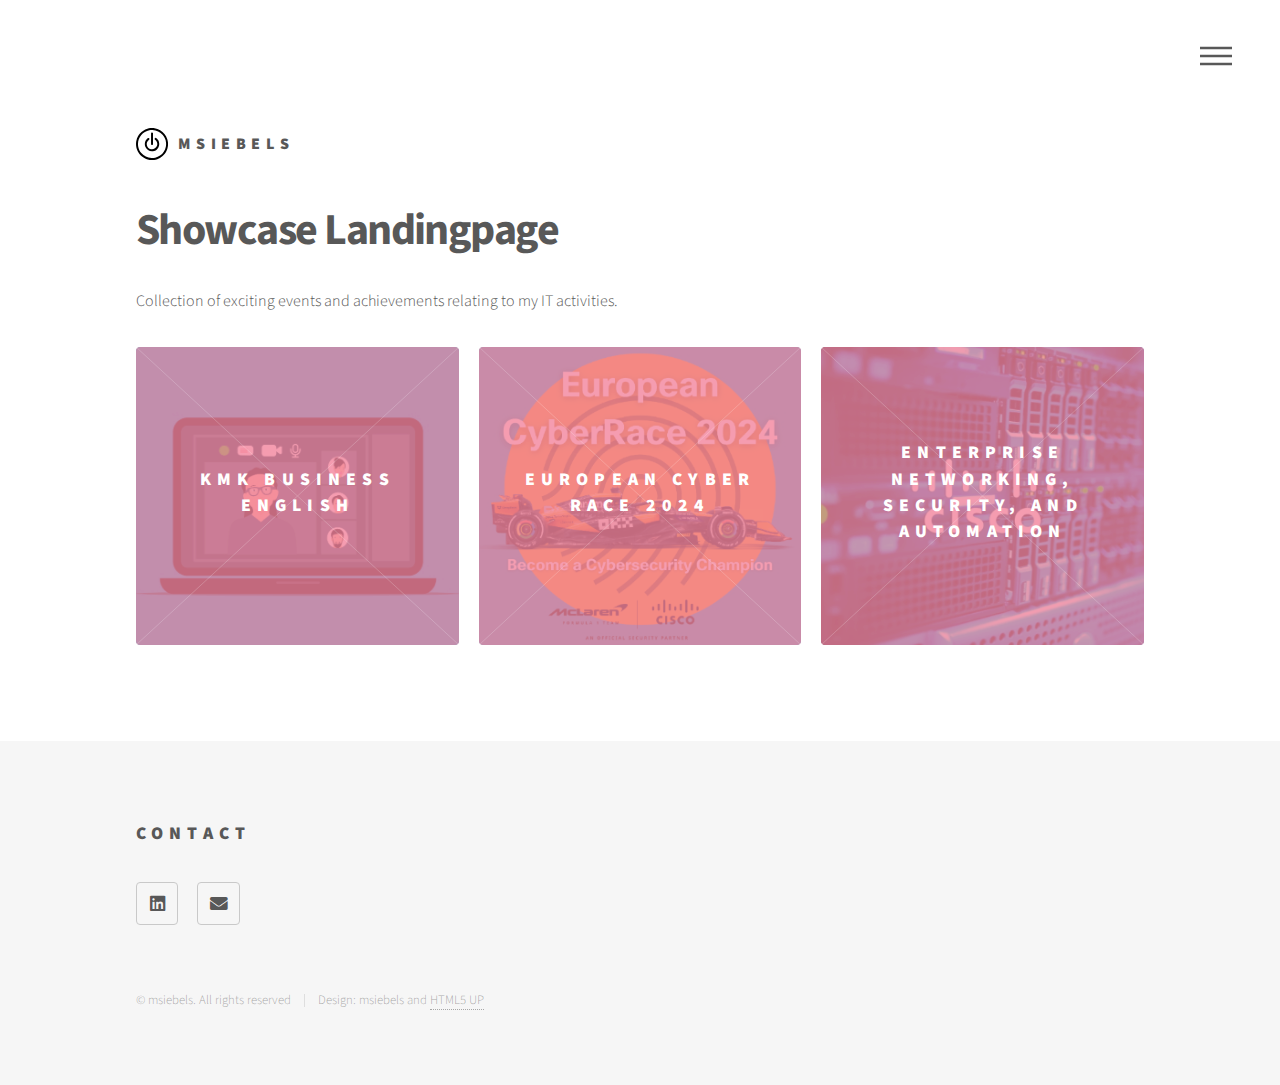
<file: index.html>
<!DOCTYPE HTML>
<!--
	Phantom by HTML5 UP
	html5up.net | @ajlkn
	Free for personal and commercial use under the CCA 3.0 license (html5up.net/license)
-->
<html>
	<head>
		<title>msiebels Showcase</title>
		<meta charset="utf-8" />
		<meta name="viewport" content="width=device-width, initial-scale=1, user-scalable=no" />
		<link rel="stylesheet" href="assets/css/main.css" />
		<noscript><link rel="stylesheet" href="assets/css/noscript.css" /></noscript>
	</head>
	<body class="is-preload">
		<!-- Wrapper -->
			<div id="wrapper">

				<!-- Header -->
					<header id="header">
						<div class="inner">

							<!-- Logo -->
								<a href="index.html" class="logo">
									<span class="symbol"><img src="images/logo.svg" alt="" /></span><span class="title">MSIEBELS</span>
								</a>

							<!-- Nav -->
								<nav>
									<ul>
										<li><a href="#menu">Menu</a></li>
									</ul>
								</nav>

						</div>
					</header>

				<!-- Menu -->
					<nav id="menu">
						<h2>Menu</h2>
						<ul>
							<li><a href="index.html">Home</a></li>
							<li><a href="https://www.credly.com/users/merlin-siebels">Credly Profile</a></li>
						</ul>
					</nav>

				<!-- Main -->
					<div id="main">
						<div class="inner">
							<header>
								<h1>Showcase Landingpage</h1>
								<!-- <a href="http://html5up.net">HTML5 UP</a> -->
								<p>Collection of exciting events and achievements relating to my IT activities.</p>
							</header>
							<section class="tiles">
								<article class="style1">
									<span class="image">
										<img src="images/pic-kmk.jpg" alt="" />
									</span>
									<a href="kmk.html">
										<h2>KMK Business English</h2>
										<div class="content">
											<p>Communication certificate</p>
										</div>
									</a>
								</article>
								<article class="style1">
									<span class="image">
										<img src="images/pic-cyberrace2024.jpg" alt="" />
									</span>
									<a href="cyberrace2024.html">
										<h2>European Cyber Race 2024</h2>
										<div class="content">
											<p>Final of Cisco's competitive Capture the Flag event.</p>
										</div>
									</a>
								</article>
								<article class="style1">
									<span class="image">
										<img src="images/pic-ccna-ensa.jpg" alt="" />
									</span>
									<a href="ccna-ensa.html">
										<h2>Enterprise Networking, Security, and Automation</h2>
										<div class="content">
											<p>Practical course for extended foundation with Cisco devices.</p>
										</div>
									</a>
								</article>
							</section>
						</div>
					</div>

				<!-- Footer -->
					<footer id="footer">
						<div class="inner">
							<!-- <section>
								<h2>Get in touch</h2>
								<form method="post" action="#">
									<div class="fields">
										<div class="field half">
											<input type="text" name="name" id="name" placeholder="Name" />
										</div>
										<div class="field half">
											<input type="email" name="email" id="email" placeholder="Email" />
										</div>
										<div class="field">
											<textarea name="message" id="message" placeholder="Message"></textarea>
										</div>
									</div>
									<ul class="actions">
										<li><input type="submit" value="Send" class="primary" /></li>
									</ul>
								</form>
							</section> -->
							<section>
								<h2>Contact</h2>
								<ul class="icons">
									<li><a href="https://linkedin.com/in/merlin-siebels/" class="icon brands style2 fa-linkedin"><span class="label">LinkedIn</span></a></li>
									<li><a href="mailto:hello@msiebels.com" class="icon solid style2 fa-envelope"><span class="label">Email</span></a></li>
								</ul>
							</section>
							<ul class="copyright">
								<li>&copy; msiebels. All rights reserved</li><li>Design: msiebels and <a href="http://html5up.net">HTML5 UP</a></li>
							</ul>
						</div>
					</footer>

			</div>

		<!-- Scripts -->
			<script src="assets/js/jquery.min.js"></script>
			<script src="assets/js/browser.min.js"></script>
			<script src="assets/js/breakpoints.min.js"></script>
			<script src="assets/js/util.js"></script>
			<script src="assets/js/main.js"></script>

	</body>
</html>
</file>
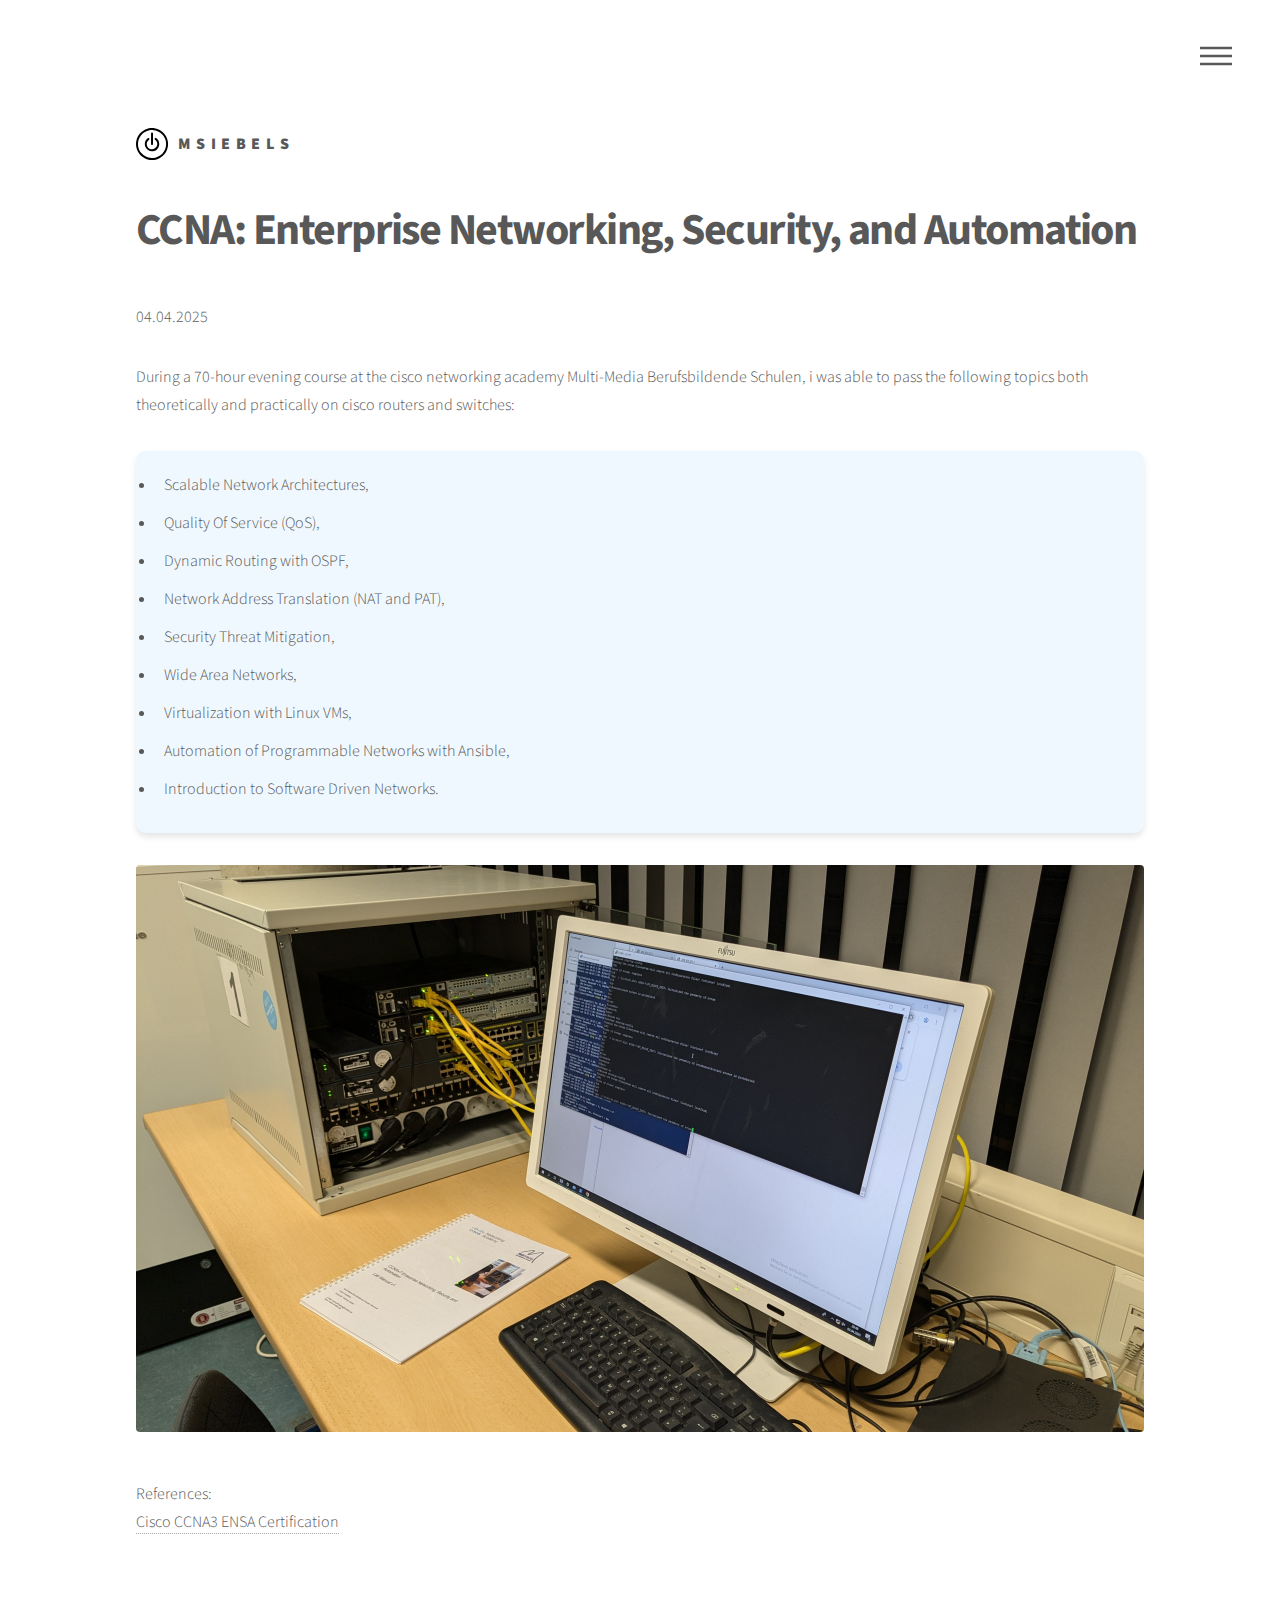
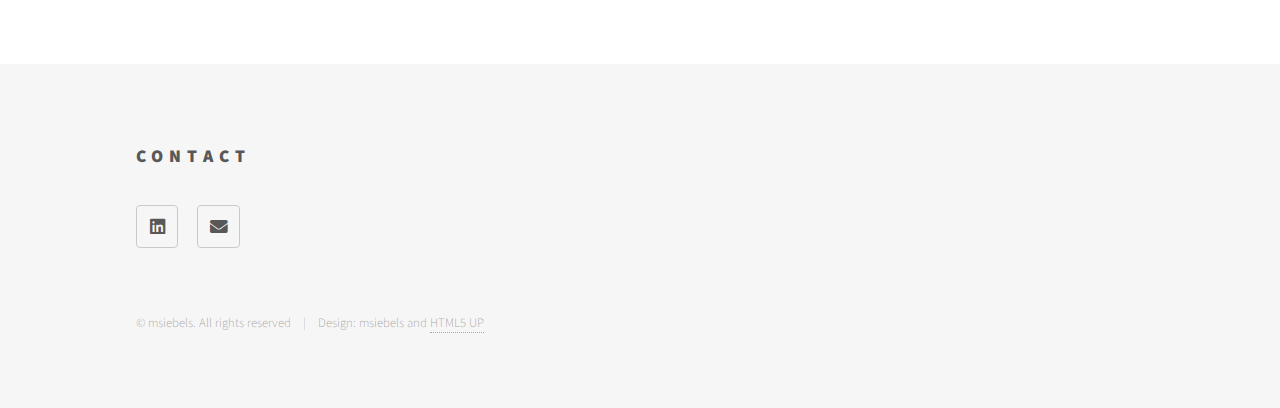
<file: ccna-ensa.html>
<!DOCTYPE HTML>
	<!--
		Phantom by HTML5 UP
		html5up.net | @ajlkn
		Free for personal and commercial use under the CCA 3.0 license (html5up.net/license)
	-->
	<html>
		<head>
			<title>msiebels Showcase</title>
			<meta charset="utf-8" />
			<meta name="viewport" content="width=device-width, initial-scale=1, user-scalable=no" />
			<link rel="stylesheet" href="assets/css/main.css" />
			<link rel="stylesheet" href="assets/css/article-bulletpoint-box.css" />
			<noscript><link rel="stylesheet" href="assets/css/noscript.css" /></noscript>
		</head>
		<body class="is-preload">
			<!-- Wrapper -->
				<div id="wrapper">

					<!-- Header -->
						<header id="header">
							<div class="inner">

								<!-- Logo -->
									<a href="index.html" class="logo">
										<span class="symbol"><img src="images/logo.svg" alt="" /></span><span class="title">MSIEBELS</span>
									</a>

								<!-- Nav -->
									<nav>
										<ul>
											<li><a href="#menu">Menu</a></li>
										</ul>
									</nav>

							</div>
						</header>

					<!-- Menu -->
						<nav id="menu">
							<h2>Menu</h2>
							<ul>
								<li><a href="index.html">Home</a></li>
								<li><a href="https://www.credly.com/users/merlin-siebels">Credly Profile</a></li>
							</ul>
						</nav>

					<!-- Main -->
						<div id="main">
							<div class="inner">
								<h1>CCNA: Enterprise Networking, Security, and Automation</h1>
								<p>04.04.2025</p>
								<p>During a 70-hour evening course at the cisco networking academy Multi-Media Berufsbildende Schulen, i was able to pass the following topics both theoretically and practically on cisco routers and switches:</p>
								<ul class="hervorgehoben">
									<li>Scalable Network Architectures,</li>
									<li>Quality Of Service (QoS),</li>
									<li>Dynamic Routing with OSPF,</li>
									<li>Network Address Translation (NAT and PAT),</li>
									<li>Security Threat Mitigation,</li>
									<li>Wide Area Networks,</li>
									<li>Virtualization with Linux VMs,</li>
									<li>Automation of Programmable Networks with Ansible,</li>
									<li>Introduction to Software Driven Networks.</li>
								</ul>
								<span class="image main"><img src="images/ccna-ensa_pic01.jpg" alt="" /></span>
								<p>References:
									<br><a href="https://www.credly.com/badges/fdf45ee2-2cc3-4b2a-b063-979c4309ebd4/public_url" target="_blank">Cisco CCNA3 ENSA Certification</a>
							</div>
						</div>

					<!-- Footer -->
						<footer id="footer">
							<div class="inner">
								<!-- <section>
									<h2>Get in touch</h2>
									<form method="post" action="#">
										<div class="fields">
											<div class="field half">
												<input type="text" name="name" id="name" placeholder="Name" />
											</div>
											<div class="field half">
												<input type="email" name="email" id="email" placeholder="Email" />
											</div>
											<div class="field">
												<textarea name="message" id="message" placeholder="Message"></textarea>
											</div>
										</div>
										<ul class="actions">
											<li><input type="submit" value="Send" class="primary" /></li>
										</ul>
									</form>
								</section> -->
								<section>
									<h2>Contact</h2>
									<ul class="icons">
										<li><a href="https://linkedin.com/in/merlin-siebels/" class="icon brands style2 fa-linkedin"><span class="label">LinkedIn</span></a></li>
										<li><a href="mailto:hello@msiebels.com" class="icon solid style2 fa-envelope"><span class="label">Email</span></a></li>
									</ul>
								</section>
								<ul class="copyright">
									<li>&copy; msiebels. All rights reserved</li><li>Design: msiebels and <a href="http://html5up.net">HTML5 UP</a></li>
								</ul>
							</div>
						</footer>

				</div>

			<!-- Scripts -->
				<script src="assets/js/jquery.min.js"></script>
				<script src="assets/js/browser.min.js"></script>
				<script src="assets/js/breakpoints.min.js"></script>
				<script src="assets/js/util.js"></script>
				<script src="assets/js/main.js"></script>

		</body>
	</html>
</file>
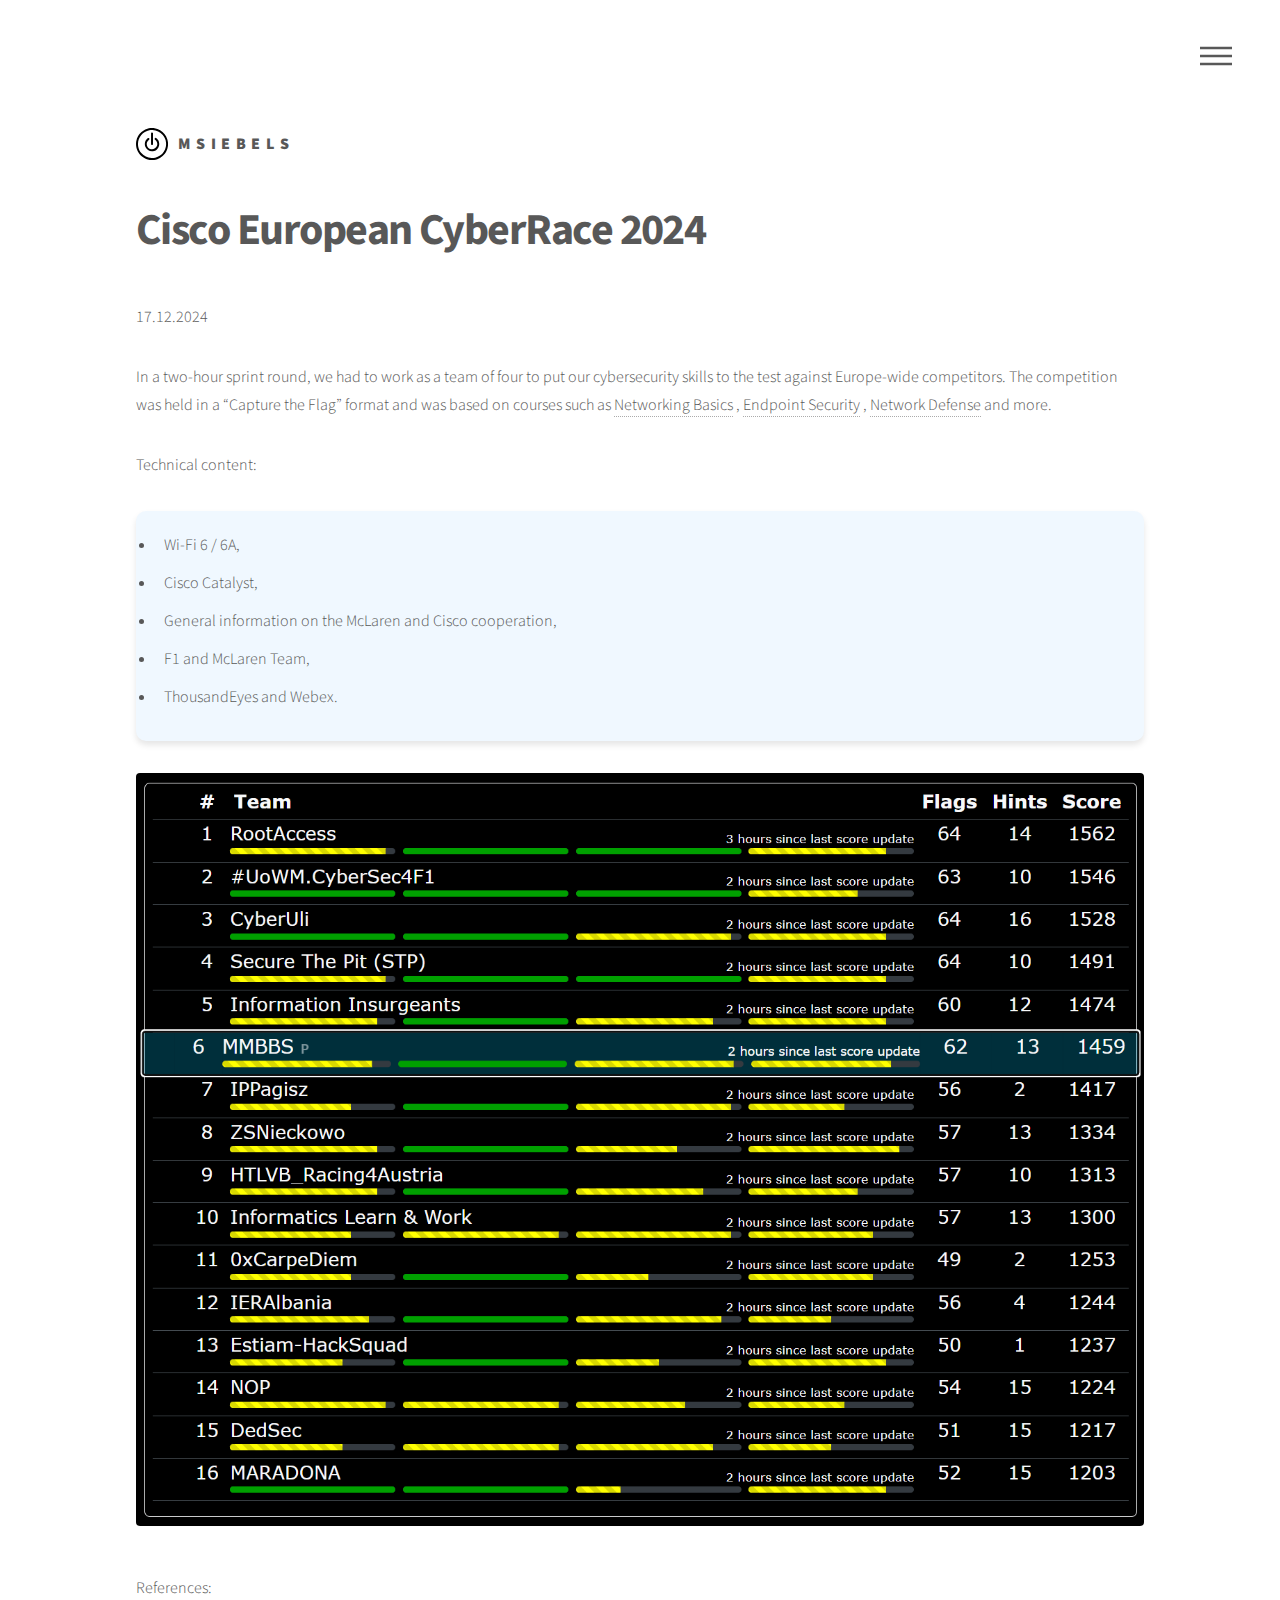
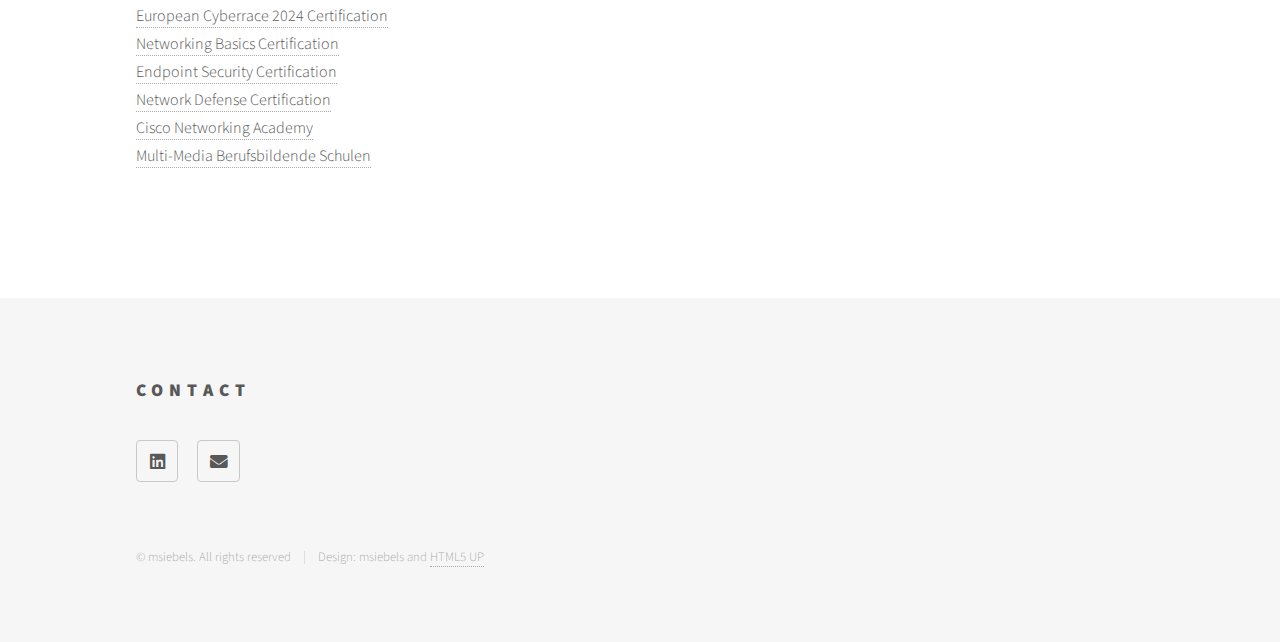
<file: cyberrace2024.html>
<!DOCTYPE HTML>
<!--
	Phantom by HTML5 UP
	html5up.net | @ajlkn
	Free for personal and commercial use under the CCA 3.0 license (html5up.net/license)
-->
<html>
	<head>
		<title>msiebels Showcase</title>
		<meta charset="utf-8" />
		<meta name="viewport" content="width=device-width, initial-scale=1, user-scalable=no" />
		<link rel="stylesheet" href="assets/css/main.css" />
		<link rel="stylesheet" href="assets/css/article-bulletpoint-box.css" />
		<noscript><link rel="stylesheet" href="assets/css/noscript.css" /></noscript>
	</head>
	<body class="is-preload">
		<!-- Wrapper -->
			<div id="wrapper">

				<!-- Header -->
					<header id="header">
						<div class="inner">

							<!-- Logo -->
								<a href="index.html" class="logo">
									<span class="symbol"><img src="images/logo.svg" alt="" /></span><span class="title">MSIEBELS</span>
								</a>

							<!-- Nav -->
								<nav>
									<ul>
										<li><a href="#menu">Menu</a></li>
									</ul>
								</nav>

						</div>
					</header>

				<!-- Menu -->
					<nav id="menu">
						<h2>Menu</h2>
						<ul>
							<li><a href="index.html">Home</a></li>
							<li><a href="https://www.credly.com/users/merlin-siebels">Credly Profile</a></li>
						</ul>
					</nav>

				<!-- Main -->
					<div id="main">
						<div class="inner">
							<h1>Cisco European CyberRace 2024</h1>
							<p>17.12.2024</p>
							<p>In a two-hour sprint round, we had to work as a team of four to put our cybersecurity skills to the test against Europe-wide competitors.
								The competition was held in a “Capture the Flag” format and was based on courses such as <a href="https://www.credly.com/badges/51fc703c-6276-420f-849b-92fa61d09951/public_url" target="_blank">Networking Basics</a>
								, <a href="https://www.credly.com/badges/9cb02015-d936-4430-bb2e-3fa54531f5dd/public_url" target="_blank">Endpoint Security</a>
								, <a href="https://www.credly.com/badges/010f463e-6943-4ca2-8058-7797a47f5619/public_url" target="_blank">Network Defense</a> and more.</p>
							<p>Technical content:</p>
							<ul class="hervorgehoben">
								<li>Wi-Fi 6 / 6A,</li>
								<li>Cisco Catalyst,</li>
								<li>General information on the McLaren and Cisco cooperation,</li>
								<li>F1 and McLaren Team,</li>
								<li>ThousandEyes and Webex.</li>
							</ul>
							<span class="image main"><img src="images/cyberrace2024_pic02.jpg" alt="" /></span>
							<p>References:
								<br><a href="https://msiebels.com/images/cyberrace2024_pic01.jpg" target="_blank">European Cyberrace 2024 Certification</a>
								<br><a href="https://www.credly.com/badges/51fc703c-6276-420f-849b-92fa61d09951/public_url" target="_blank">Networking Basics Certification</a>
								<br><a href="https://www.credly.com/badges/9cb02015-d936-4430-bb2e-3fa54531f5dd/public_url" target="_blank">Endpoint Security Certification</a>
								<br><a href="https://www.credly.com/badges/010f463e-6943-4ca2-8058-7797a47f5619/public_url" target="_blank">Network Defense Certification</a>
								<br><a href="https://www.netacadlearnathon.com/projects/eurocyberrace-2024/" target="_blank">Cisco Networking Academy</a>
								<br><a href="https://www.mmbbs.de/2024/12/19/erfolg-beim-european-cyberrace-final-2024/" target="_blank">Multi-Media Berufsbildende Schulen</a></p>
						</div>
					</div>

				<!-- Footer -->
					<footer id="footer">
						<div class="inner">
							<!-- <section>
								<h2>Get in touch</h2>
								<form method="post" action="#">
									<div class="fields">
										<div class="field half">
											<input type="text" name="name" id="name" placeholder="Name" />
										</div>
										<div class="field half">
											<input type="email" name="email" id="email" placeholder="Email" />
										</div>
										<div class="field">
											<textarea name="message" id="message" placeholder="Message"></textarea>
										</div>
									</div>
									<ul class="actions">
										<li><input type="submit" value="Send" class="primary" /></li>
									</ul>
								</form>
							</section> -->
							<section>
								<h2>Contact</h2>
								<ul class="icons">
									<li><a href="https://linkedin.com/in/merlin-siebels/" class="icon brands style2 fa-linkedin"><span class="label">LinkedIn</span></a></li>
									<li><a href="mailto:hello@msiebels.com" class="icon solid style2 fa-envelope"><span class="label">Email</span></a></li>
								</ul>
							</section>
							<ul class="copyright">
								<li>&copy; msiebels. All rights reserved</li><li>Design: msiebels and <a href="http://html5up.net">HTML5 UP</a></li>
							</ul>
						</div>
					</footer>

			</div>

		<!-- Scripts -->
			<script src="assets/js/jquery.min.js"></script>
			<script src="assets/js/browser.min.js"></script>
			<script src="assets/js/breakpoints.min.js"></script>
			<script src="assets/js/util.js"></script>
			<script src="assets/js/main.js"></script>

	</body>
</html>
</file>
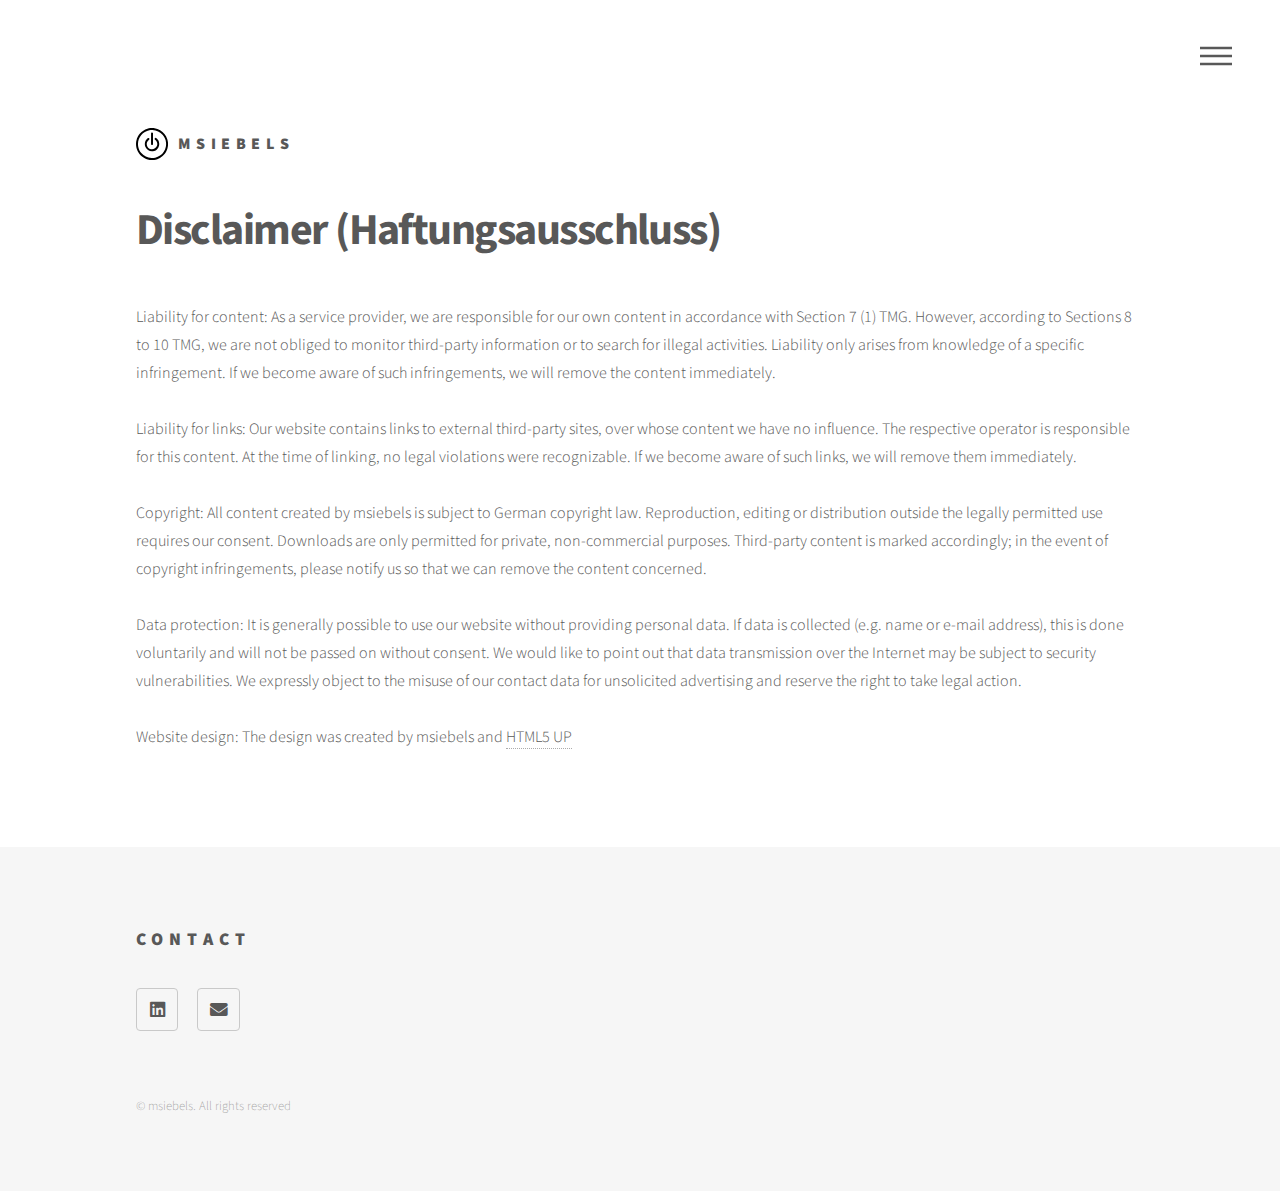
<file: disclaimer.html>
<!DOCTYPE HTML>
<!--
    Phantom by HTML5 UP
    html5up.net | @ajlkn
    Free for personal and commercial use under the CCA 3.0 license (html5up.net/license)
-->
<html>
    <head>
        <title>msiebels Showcase</title>
        <meta charset="utf-8" />
        <meta name="viewport" content="width=device-width, initial-scale=1, user-scalable=no" />
        <link rel="stylesheet" href="assets/css/main.css" />
        <link rel="stylesheet" href="assets/css/article-bulletpoint-box.css" />
        <noscript><link rel="stylesheet" href="assets/css/noscript.css" /></noscript>
    </head>
    <body class="is-preload">
        <!-- Wrapper -->
            <div id="wrapper">

                <!-- Header -->
                    <header id="header">
                        <div class="inner">

                            <!-- Logo -->
                                <a href="index.html" class="logo">
                                    <span class="symbol"><img src="images/logo.svg" alt="" /></span><span class="title">MSIEBELS</span>
                                </a>

                            <!-- Nav -->
                                <nav>
                                    <ul>
                                        <li><a href="#menu">Menu</a></li>
                                    </ul>
                                </nav>

                        </div>
                    </header>

                <!-- Menu -->
                    <nav id="menu">
                        <h2>Menu</h2>
                        <ul>
                            <li><a href="index.html">Home</a></li>
                            <li><a href="https://www.credly.com/users/merlin-siebels">Credly Profile</a></li>
                            <li><a href="disclaimer.html">Disclaimer</a></li>
                        </ul>
                    </nav>

                <!-- Main -->
                    <div id="main">
                        <div class="inner">
                            <h1>Disclaimer (Haftungsausschluss)</h1>
                            Liability for content: As a service provider, we are responsible for our own content in accordance with Section 7 (1) TMG. However, according to Sections 8 to 10 TMG, we are not obliged to monitor third-party information or to search for illegal activities. Liability only arises from knowledge of a specific infringement. If we become aware of such infringements, we will remove the content immediately.<br><br>
                            Liability for links: Our website contains links to external third-party sites, over whose content we have no influence. The respective operator is responsible for this content. At the time of linking, no legal violations were recognizable. If we become aware of such links, we will remove them immediately.<br><br>
                            Copyright: All content created by msiebels is subject to German copyright law. Reproduction, editing or distribution outside the legally permitted use requires our consent. Downloads are only permitted for private, non-commercial purposes. Third-party content is marked accordingly; in the event of copyright infringements, please notify us so that we can remove the content concerned.<br><br>
                            Data protection: It is generally possible to use our website without providing personal data. If data is collected (e.g. name or e-mail address), this is done voluntarily and will not be passed on without consent. We would like to point out that data transmission over the Internet may be subject to security vulnerabilities. We expressly object to the misuse of our contact data for unsolicited advertising and reserve the right to take legal action.<br><br>
                            Website design: The design was created by msiebels and <a href="http://html5up.net">HTML5 UP</a>
                        </div>
                    </div>

                <!-- Footer -->
                    <footer id="footer">
                        <div class="inner">
                            <!-- <section>
                                <h2>Get in touch</h2>
                                <form method="post" action="#">
                                    <div class="fields">
                                        <div class="field half">
                                            <input type="text" name="name" id="name" placeholder="Name" />
                                        </div>
                                        <div class="field half">
                                            <input type="email" name="email" id="email" placeholder="Email" />
                                        </div>
                                        <div class="field">
                                            <textarea name="message" id="message" placeholder="Message"></textarea>
                                        </div>
                                    </div>
                                    <ul class="actions">
                                        <li><input type="submit" value="Send" class="primary" /></li>
                                    </ul>
                                </form>
                            </section> -->
                            <section>
                                <h2>Contact</h2>
                                <ul class="icons">
                                    <li><a href="https://linkedin.com/in/merlin-siebels/" class="icon brands style2 fa-linkedin"><span class="label">LinkedIn</span></a></li>
                                    <li><a href="mailto:hello@msiebels.com" class="icon solid style2 fa-envelope"><span class="label">Email</span></a></li>
                                </ul>
                            </section>
                            <ul class="copyright">
                                <li>&copy; msiebels. All rights reserved</li>
                            </ul>
                        </div>
                    </footer>

            </div>

        <!-- Scripts -->
            <script src="assets/js/jquery.min.js"></script>
            <script src="assets/js/browser.min.js"></script>
            <script src="assets/js/breakpoints.min.js"></script>
            <script src="assets/js/util.js"></script>
            <script src="assets/js/main.js"></script>

    </body>
</html>
</file>
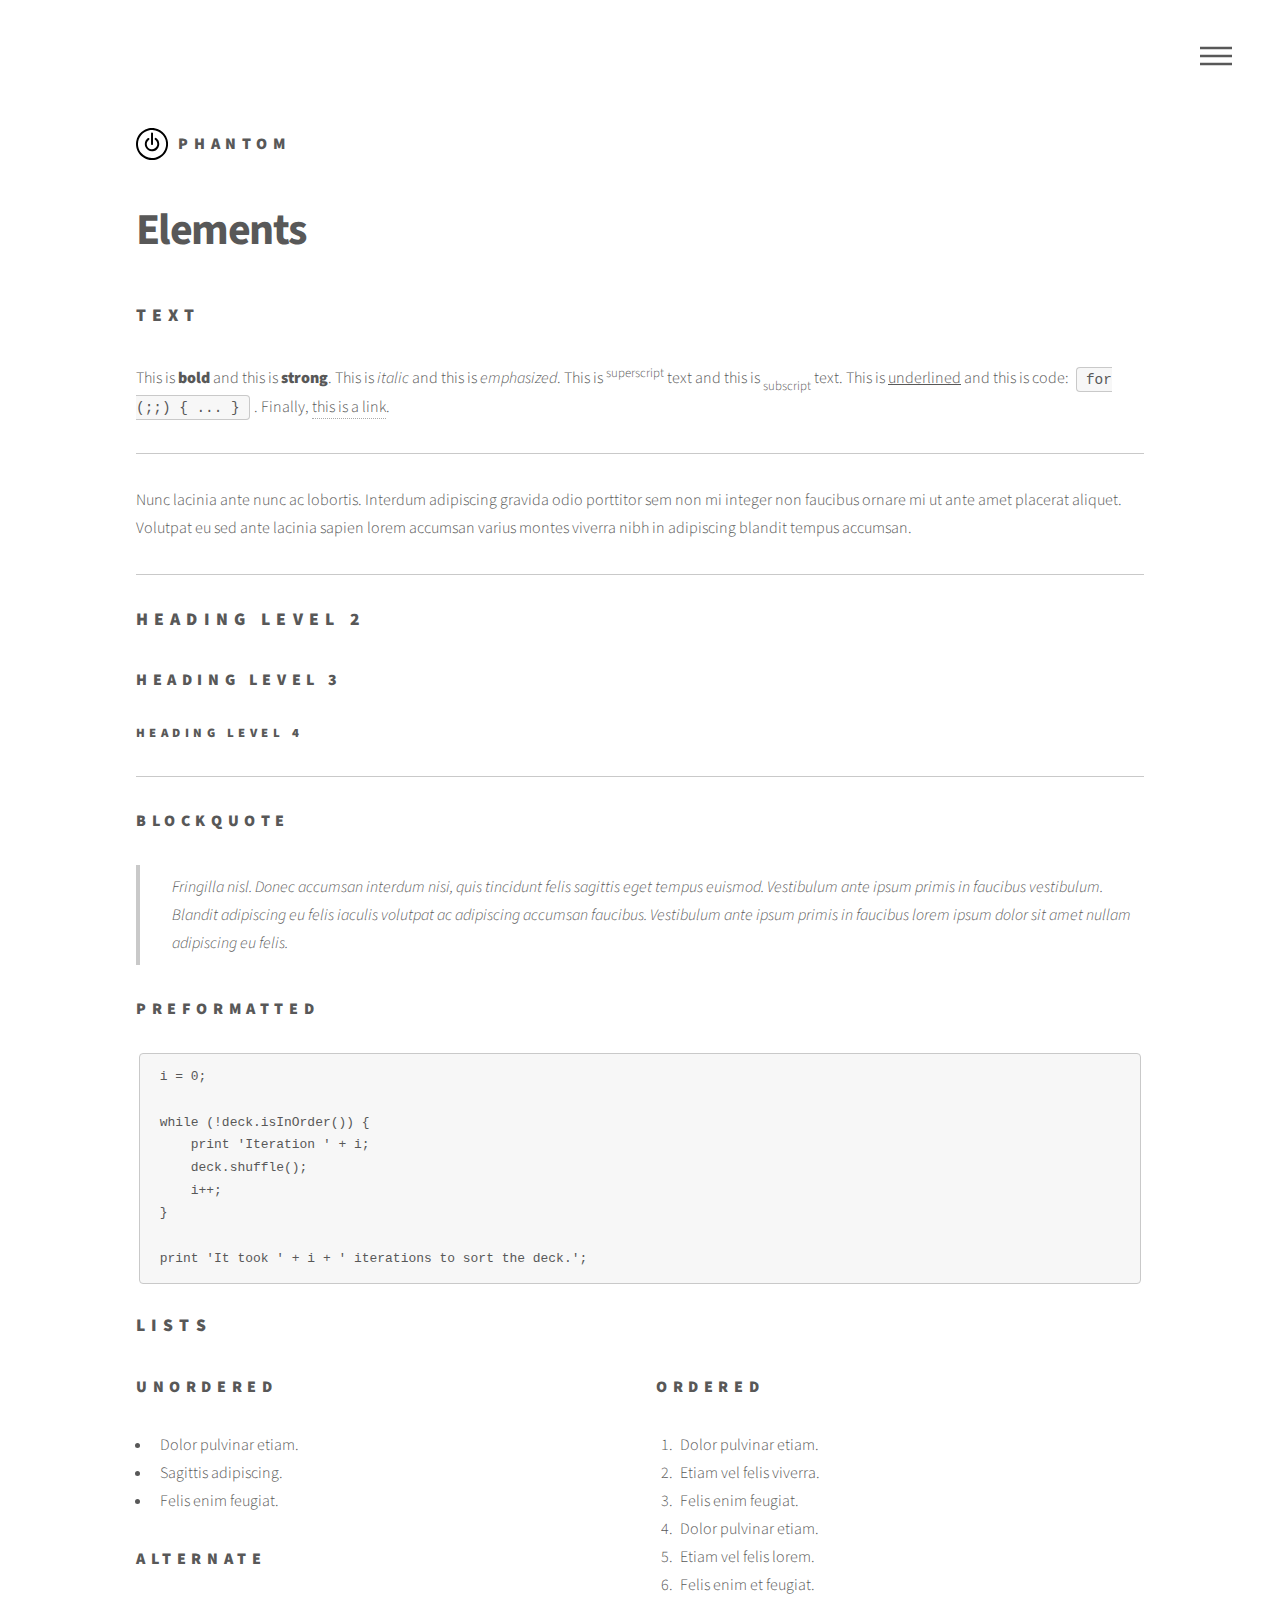
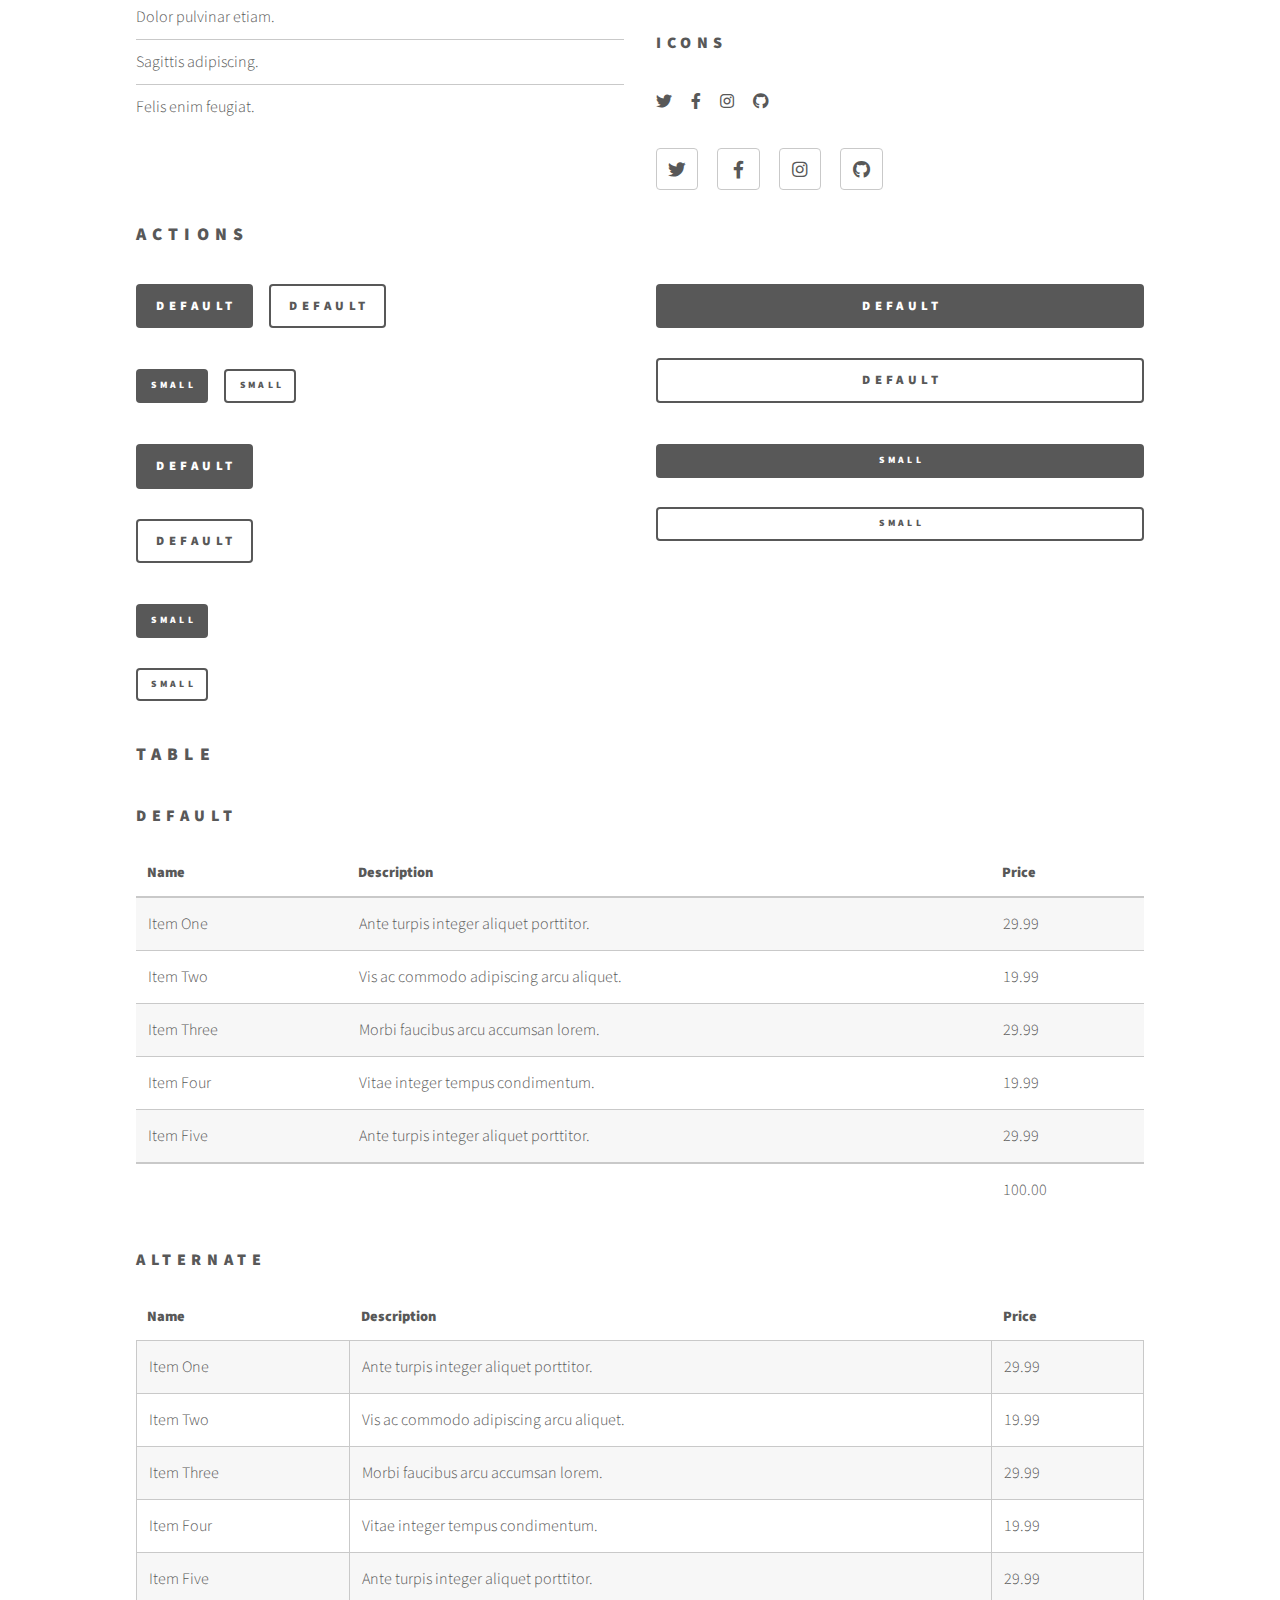
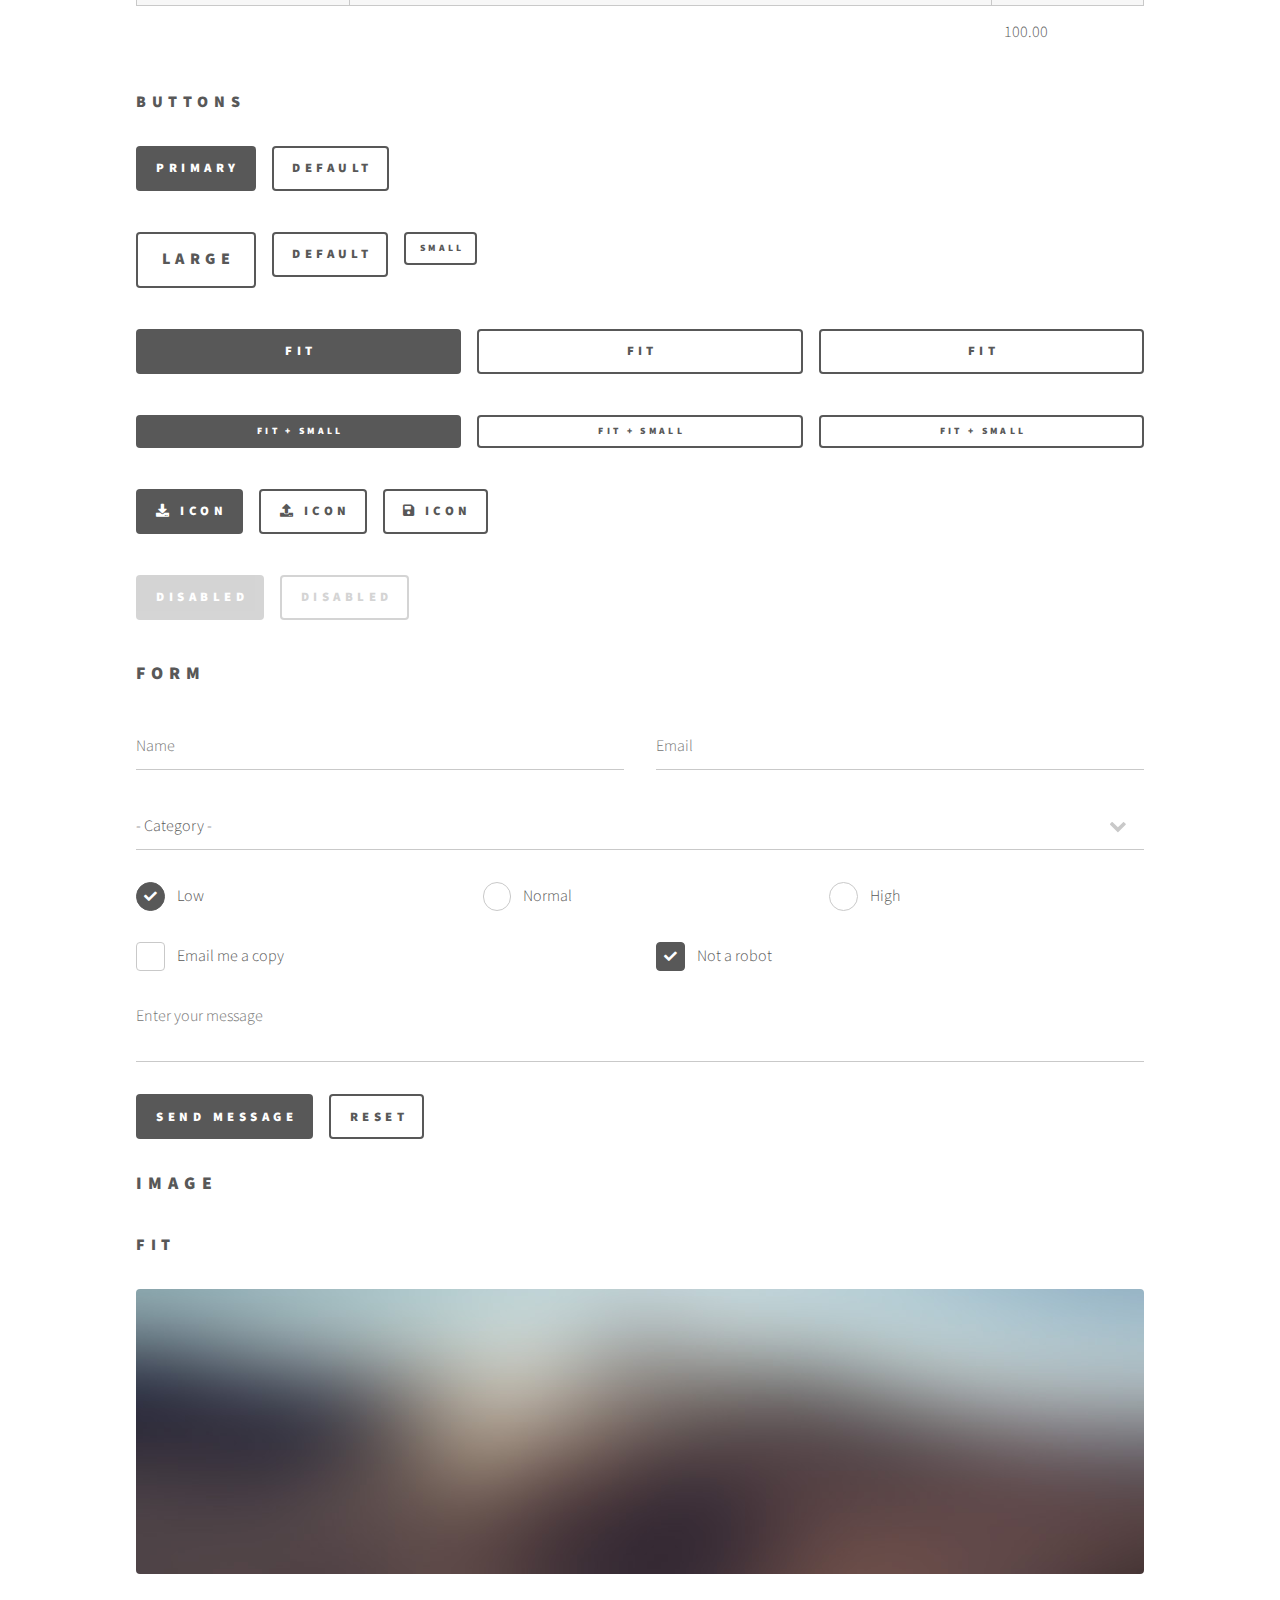
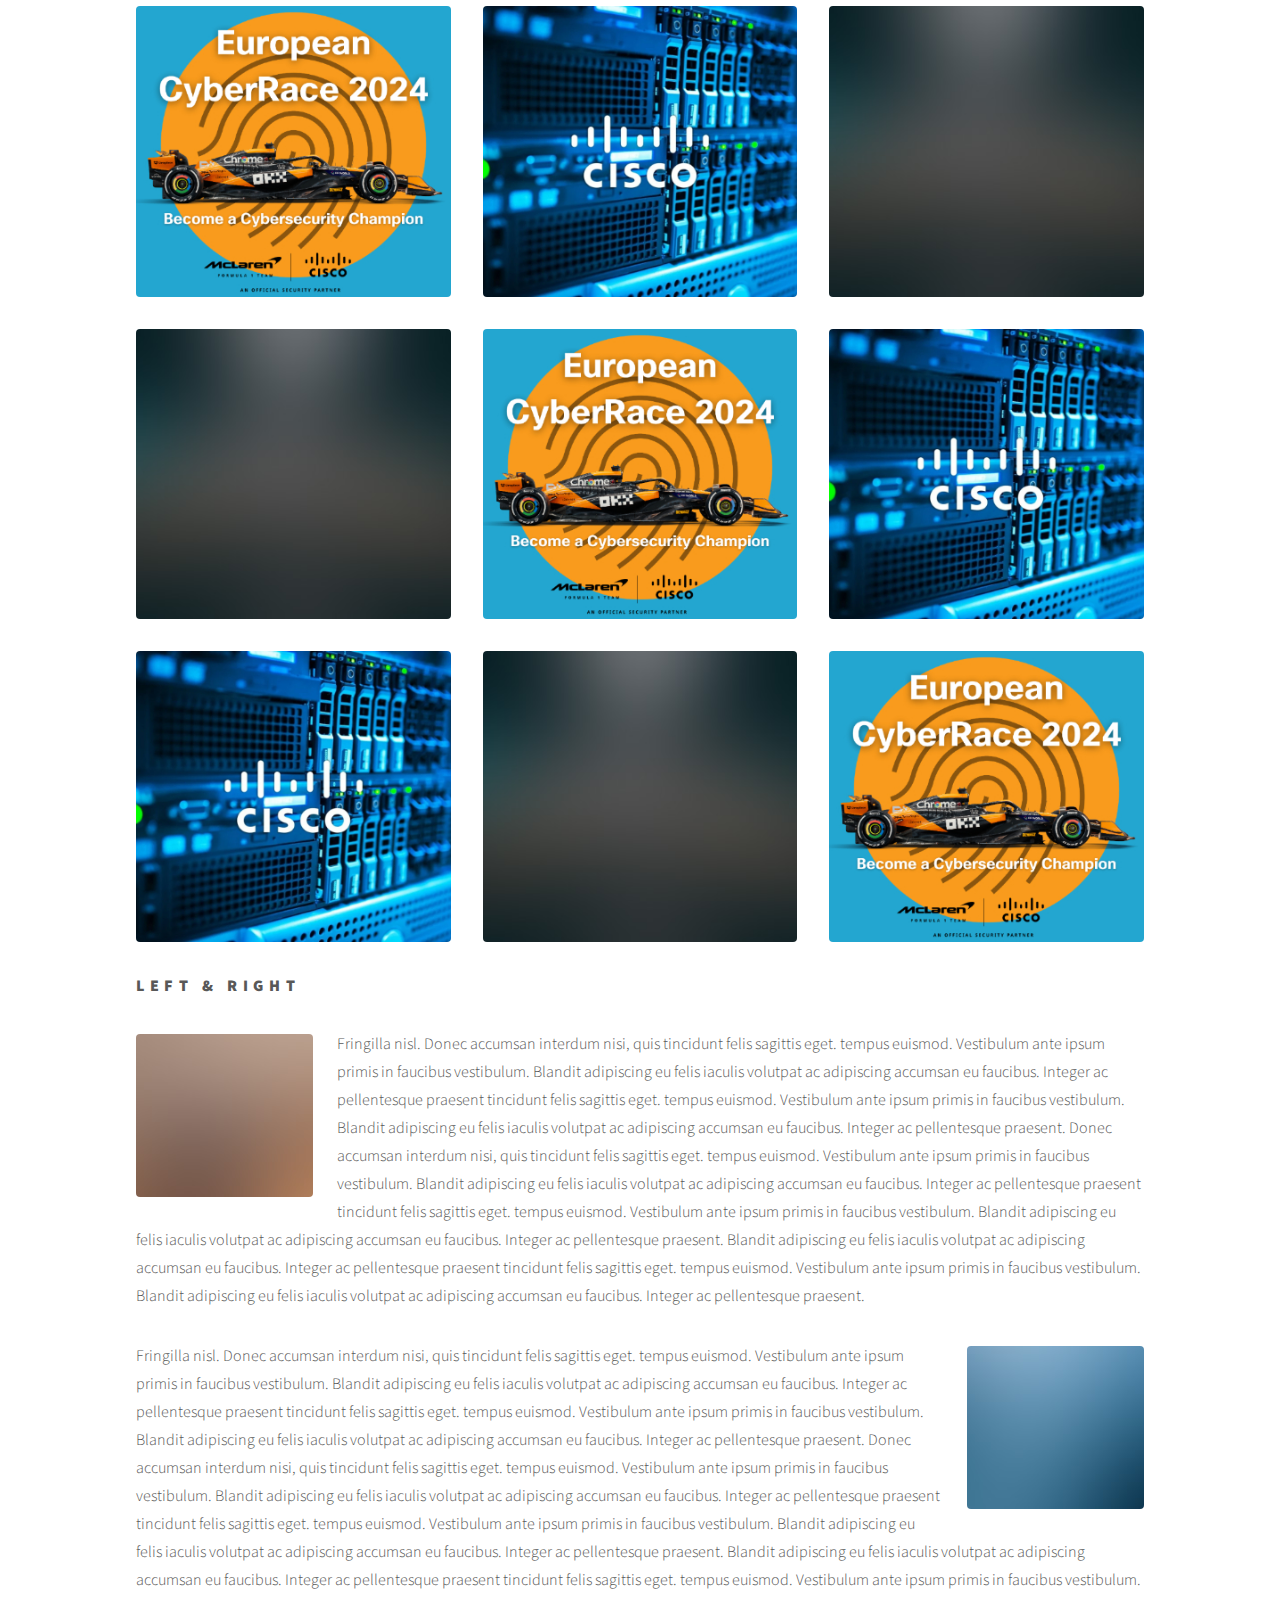
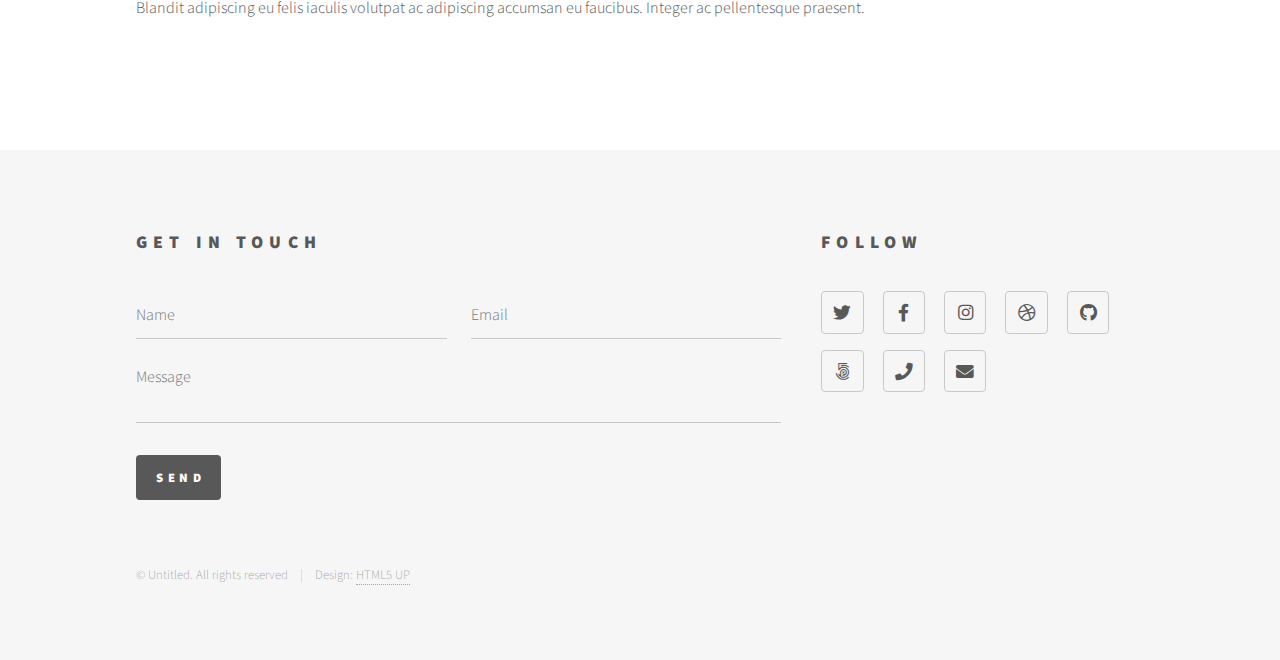
<file: elements.html>
<!DOCTYPE HTML>
<!--
	Phantom by HTML5 UP
	html5up.net | @ajlkn
	Free for personal and commercial use under the CCA 3.0 license (html5up.net/license)
-->
<html>
	<head>
		<title>Elements - Phantom by HTML5 UP</title>
		<meta charset="utf-8" />
		<meta name="viewport" content="width=device-width, initial-scale=1, user-scalable=no" />
		<link rel="stylesheet" href="assets/css/main.css" />
		<noscript><link rel="stylesheet" href="assets/css/noscript.css" /></noscript>
	</head>
	<body class="is-preload">
		<!-- Wrapper -->
			<div id="wrapper">

				<!-- Header -->
					<header id="header">
						<div class="inner">

							<!-- Logo -->
								<a href="index.html" class="logo">
									<span class="symbol"><img src="images/logo.svg" alt="" /></span><span class="title">Phantom</span>
								</a>

							<!-- Nav -->
								<nav>
									<ul>
										<li><a href="#menu">Menu</a></li>
									</ul>
								</nav>

						</div>
					</header>

				<!-- Menu -->
					<nav id="menu">
						<h2>Menu</h2>
						<ul>
							<li><a href="index.html">Home</a></li>
							<li><a href="generic.html">Ipsum veroeros</a></li>
							<li><a href="generic.html">Tempus etiam</a></li>
							<li><a href="generic.html">Consequat dolor</a></li>
							<li><a href="elements.html">Elements</a></li>
						</ul>
					</nav>

				<!-- Main -->
					<div id="main">
						<div class="inner">
							<h1>Elements</h1>

							<!-- Text -->
								<section>
									<h2>Text</h2>
									<p>This is <b>bold</b> and this is <strong>strong</strong>. This is <i>italic</i> and this is <em>emphasized</em>.
									This is <sup>superscript</sup> text and this is <sub>subscript</sub> text.
									This is <u>underlined</u> and this is code: <code>for (;;) { ... }</code>. Finally, <a href="#">this is a link</a>.</p>
									<hr />
									<p>Nunc lacinia ante nunc ac lobortis. Interdum adipiscing gravida odio porttitor sem non mi integer non faucibus ornare mi ut ante amet placerat aliquet. Volutpat eu sed ante lacinia sapien lorem accumsan varius montes viverra nibh in adipiscing blandit tempus accumsan.</p>
									<hr />
									<h2>Heading Level 2</h2>
									<h3>Heading Level 3</h3>
									<h4>Heading Level 4</h4>
									<hr />
									<h3>Blockquote</h3>
									<blockquote>Fringilla nisl. Donec accumsan interdum nisi, quis tincidunt felis sagittis eget tempus euismod. Vestibulum ante ipsum primis in faucibus vestibulum. Blandit adipiscing eu felis iaculis volutpat ac adipiscing accumsan faucibus. Vestibulum ante ipsum primis in faucibus lorem ipsum dolor sit amet nullam adipiscing eu felis.</blockquote>
									<h3>Preformatted</h3>
									<pre><code>i = 0;

while (!deck.isInOrder()) {
    print 'Iteration ' + i;
    deck.shuffle();
    i++;
}

print 'It took ' + i + ' iterations to sort the deck.';</code></pre>
								</section>

							<!-- Lists -->
								<section>
									<h2>Lists</h2>
									<div class="row">
										<div class="col-6 col-12-medium">
											<h3>Unordered</h3>
											<ul>
												<li>Dolor pulvinar etiam.</li>
												<li>Sagittis adipiscing.</li>
												<li>Felis enim feugiat.</li>
											</ul>
											<h3>Alternate</h3>
											<ul class="alt">
												<li>Dolor pulvinar etiam.</li>
												<li>Sagittis adipiscing.</li>
												<li>Felis enim feugiat.</li>
											</ul>
										</div>
										<div class="col-6 col-12-medium">
											<h3>Ordered</h3>
											<ol>
												<li>Dolor pulvinar etiam.</li>
												<li>Etiam vel felis viverra.</li>
												<li>Felis enim feugiat.</li>
												<li>Dolor pulvinar etiam.</li>
												<li>Etiam vel felis lorem.</li>
												<li>Felis enim et feugiat.</li>
											</ol>
											<h3>Icons</h3>
											<ul class="icons">
												<li><a href="#" class="icon brands style1 fa-twitter"><span class="label">Twitter</span></a></li>
												<li><a href="#" class="icon brands style1 fa-facebook-f"><span class="label">Facebook</span></a></li>
												<li><a href="#" class="icon brands style1 fa-instagram"><span class="label">Instagram</span></a></li>
												<li><a href="#" class="icon brands style1 fa-github"><span class="label">Github</span></a></li>
											</ul>
											<ul class="icons">
												<li><a href="#" class="icon brands style2 fa-twitter"><span class="label">Twitter</span></a></li>
												<li><a href="#" class="icon brands style2 fa-facebook-f"><span class="label">Facebook</span></a></li>
												<li><a href="#" class="icon brands style2 fa-instagram"><span class="label">Instagram</span></a></li>
												<li><a href="#" class="icon brands style2 fa-github"><span class="label">Github</span></a></li>
											</ul>
										</div>
									</div>
									<h2>Actions</h2>
									<div class="row">
										<div class="col-6 col-12-medium">
											<ul class="actions">
												<li><a href="#" class="button primary">Default</a></li>
												<li><a href="#" class="button">Default</a></li>
											</ul>
											<ul class="actions small">
												<li><a href="#" class="button primary small">Small</a></li>
												<li><a href="#" class="button small">Small</a></li>
											</ul>
											<ul class="actions stacked">
												<li><a href="#" class="button primary">Default</a></li>
												<li><a href="#" class="button">Default</a></li>
											</ul>
											<ul class="actions stacked">
												<li><a href="#" class="button primary small">Small</a></li>
												<li><a href="#" class="button small">Small</a></li>
											</ul>
										</div>
										<div class="col-6 col-12-medium">
											<ul class="actions stacked">
												<li><a href="#" class="button primary fit">Default</a></li>
												<li><a href="#" class="button fit">Default</a></li>
											</ul>
											<ul class="actions stacked">
												<li><a href="#" class="button primary small fit">Small</a></li>
												<li><a href="#" class="button small fit">Small</a></li>
											</ul>
										</div>
									</div>
								</section>

							<!-- Table -->
								<section>
									<h2>Table</h2>
									<h3>Default</h3>
									<div class="table-wrapper">
										<table>
											<thead>
												<tr>
													<th>Name</th>
													<th>Description</th>
													<th>Price</th>
												</tr>
											</thead>
											<tbody>
												<tr>
													<td>Item One</td>
													<td>Ante turpis integer aliquet porttitor.</td>
													<td>29.99</td>
												</tr>
												<tr>
													<td>Item Two</td>
													<td>Vis ac commodo adipiscing arcu aliquet.</td>
													<td>19.99</td>
												</tr>
												<tr>
													<td>Item Three</td>
													<td> Morbi faucibus arcu accumsan lorem.</td>
													<td>29.99</td>
												</tr>
												<tr>
													<td>Item Four</td>
													<td>Vitae integer tempus condimentum.</td>
													<td>19.99</td>
												</tr>
												<tr>
													<td>Item Five</td>
													<td>Ante turpis integer aliquet porttitor.</td>
													<td>29.99</td>
												</tr>
											</tbody>
											<tfoot>
												<tr>
													<td colspan="2"></td>
													<td>100.00</td>
												</tr>
											</tfoot>
										</table>
									</div>

									<h3>Alternate</h3>
									<div class="table-wrapper">
										<table class="alt">
											<thead>
												<tr>
													<th>Name</th>
													<th>Description</th>
													<th>Price</th>
												</tr>
											</thead>
											<tbody>
												<tr>
													<td>Item One</td>
													<td>Ante turpis integer aliquet porttitor.</td>
													<td>29.99</td>
												</tr>
												<tr>
													<td>Item Two</td>
													<td>Vis ac commodo adipiscing arcu aliquet.</td>
													<td>19.99</td>
												</tr>
												<tr>
													<td>Item Three</td>
													<td> Morbi faucibus arcu accumsan lorem.</td>
													<td>29.99</td>
												</tr>
												<tr>
													<td>Item Four</td>
													<td>Vitae integer tempus condimentum.</td>
													<td>19.99</td>
												</tr>
												<tr>
													<td>Item Five</td>
													<td>Ante turpis integer aliquet porttitor.</td>
													<td>29.99</td>
												</tr>
											</tbody>
											<tfoot>
												<tr>
													<td colspan="2"></td>
													<td>100.00</td>
												</tr>
											</tfoot>
										</table>
									</div>
								</section>

							<!-- Buttons -->
								<section>
									<h3>Buttons</h3>
									<ul class="actions">
										<li><a href="#" class="button primary">Primary</a></li>
										<li><a href="#" class="button">Default</a></li>
									</ul>
									<ul class="actions">
										<li><a href="#" class="button large">Large</a></li>
										<li><a href="#" class="button">Default</a></li>
										<li><a href="#" class="button small">Small</a></li>
									</ul>
									<ul class="actions fit">
										<li><a href="#" class="button primary fit">Fit</a></li>
										<li><a href="#" class="button fit">Fit</a></li>
										<li><a href="#" class="button fit">Fit</a></li>
									</ul>
									<ul class="actions fit small">
										<li><a href="#" class="button primary fit small">Fit + Small</a></li>
										<li><a href="#" class="button fit small">Fit + Small</a></li>
										<li><a href="#" class="button fit small">Fit + Small</a></li>
									</ul>
									<ul class="actions">
										<li><a href="#" class="button primary icon solid fa-download">Icon</a></li>
										<li><a href="#" class="button icon solid fa-upload">Icon</a></li>
										<li><a href="#" class="button icon solid fa-save">Icon</a></li>
									</ul>
									<ul class="actions">
										<li><span class="button primary disabled">Disabled</span></li>
										<li><span class="button disabled">Disabled</span></li>
									</ul>
								</section>

							<!-- Form -->
								<section>
									<h2>Form</h2>
									<form method="post" action="#">
										<div class="row gtr-uniform">
											<div class="col-6 col-12-xsmall">
												<input type="text" name="demo-name" id="demo-name" value="" placeholder="Name" />
											</div>
											<div class="col-6 col-12-xsmall">
												<input type="email" name="demo-email" id="demo-email" value="" placeholder="Email" />
											</div>
											<div class="col-12">
												<select name="demo-category" id="demo-category">
													<option value="">- Category -</option>
													<option value="1">Manufacturing</option>
													<option value="1">Shipping</option>
													<option value="1">Administration</option>
													<option value="1">Human Resources</option>
												</select>
											</div>
											<div class="col-4 col-12-small">
												<input type="radio" id="demo-priority-low" name="demo-priority" checked>
												<label for="demo-priority-low">Low</label>
											</div>
											<div class="col-4 col-12-small">
												<input type="radio" id="demo-priority-normal" name="demo-priority">
												<label for="demo-priority-normal">Normal</label>
											</div>
											<div class="col-4 col-12-small">
												<input type="radio" id="demo-priority-high" name="demo-priority">
												<label for="demo-priority-high">High</label>
											</div>
											<div class="col-6 col-12-small">
												<input type="checkbox" id="demo-copy" name="demo-copy">
												<label for="demo-copy">Email me a copy</label>
											</div>
											<div class="col-6 col-12-small">
												<input type="checkbox" id="demo-human" name="demo-human" checked>
												<label for="demo-human">Not a robot</label>
											</div>
											<div class="col-12">
												<textarea name="demo-message" id="demo-message" placeholder="Enter your message" rows="6"></textarea>
											</div>
											<div class="col-12">
												<ul class="actions">
													<li><input type="submit" value="Send Message" class="primary" /></li>
													<li><input type="reset" value="Reset" /></li>
												</ul>
											</div>
										</div>
									</form>
								</section>

							<!-- Image -->
								<section>
									<h2>Image</h2>
									<h3>Fit</h3>
									<div class="box alt">
										<div class="row gtr-uniform">
											<div class="col-12"><span class="image fit"><img src="images/pic13.jpg" alt="" /></span></div>
											<div class="col-4"><span class="image fit"><img src="images/pic01.jpg" alt="" /></span></div>
											<div class="col-4"><span class="image fit"><img src="images/pic02.jpg" alt="" /></span></div>
											<div class="col-4"><span class="image fit"><img src="images/pic03.jpg" alt="" /></span></div>
											<div class="col-4"><span class="image fit"><img src="images/pic03.jpg" alt="" /></span></div>
											<div class="col-4"><span class="image fit"><img src="images/pic01.jpg" alt="" /></span></div>
											<div class="col-4"><span class="image fit"><img src="images/pic02.jpg" alt="" /></span></div>
											<div class="col-4"><span class="image fit"><img src="images/pic02.jpg" alt="" /></span></div>
											<div class="col-4"><span class="image fit"><img src="images/pic03.jpg" alt="" /></span></div>
											<div class="col-4"><span class="image fit"><img src="images/pic01.jpg" alt="" /></span></div>
										</div>
									</div>
									<h3>Left &amp; Right</h3>
									<p><span class="image left"><img src="images/pic14.jpg" alt="" /></span>Fringilla nisl. Donec accumsan interdum nisi, quis tincidunt felis sagittis eget. tempus euismod. Vestibulum ante ipsum primis in faucibus vestibulum. Blandit adipiscing eu felis iaculis volutpat ac adipiscing accumsan eu faucibus. Integer ac pellentesque praesent tincidunt felis sagittis eget. tempus euismod. Vestibulum ante ipsum primis in faucibus vestibulum. Blandit adipiscing eu felis iaculis volutpat ac adipiscing accumsan eu faucibus. Integer ac pellentesque praesent. Donec accumsan interdum nisi, quis tincidunt felis sagittis eget. tempus euismod. Vestibulum ante ipsum primis in faucibus vestibulum. Blandit adipiscing eu felis iaculis volutpat ac adipiscing accumsan eu faucibus. Integer ac pellentesque praesent tincidunt felis sagittis eget. tempus euismod. Vestibulum ante ipsum primis in faucibus vestibulum. Blandit adipiscing eu felis iaculis volutpat ac adipiscing accumsan eu faucibus. Integer ac pellentesque praesent. Blandit adipiscing eu felis iaculis volutpat ac adipiscing accumsan eu faucibus. Integer ac pellentesque praesent tincidunt felis sagittis eget. tempus euismod. Vestibulum ante ipsum primis in faucibus vestibulum. Blandit adipiscing eu felis iaculis volutpat ac adipiscing accumsan eu faucibus. Integer ac pellentesque praesent.</p>
									<p><span class="image right"><img src="images/pic15.jpg" alt="" /></span>Fringilla nisl. Donec accumsan interdum nisi, quis tincidunt felis sagittis eget. tempus euismod. Vestibulum ante ipsum primis in faucibus vestibulum. Blandit adipiscing eu felis iaculis volutpat ac adipiscing accumsan eu faucibus. Integer ac pellentesque praesent tincidunt felis sagittis eget. tempus euismod. Vestibulum ante ipsum primis in faucibus vestibulum. Blandit adipiscing eu felis iaculis volutpat ac adipiscing accumsan eu faucibus. Integer ac pellentesque praesent. Donec accumsan interdum nisi, quis tincidunt felis sagittis eget. tempus euismod. Vestibulum ante ipsum primis in faucibus vestibulum. Blandit adipiscing eu felis iaculis volutpat ac adipiscing accumsan eu faucibus. Integer ac pellentesque praesent tincidunt felis sagittis eget. tempus euismod. Vestibulum ante ipsum primis in faucibus vestibulum. Blandit adipiscing eu felis iaculis volutpat ac adipiscing accumsan eu faucibus. Integer ac pellentesque praesent. Blandit adipiscing eu felis iaculis volutpat ac adipiscing accumsan eu faucibus. Integer ac pellentesque praesent tincidunt felis sagittis eget. tempus euismod. Vestibulum ante ipsum primis in faucibus vestibulum. Blandit adipiscing eu felis iaculis volutpat ac adipiscing accumsan eu faucibus. Integer ac pellentesque praesent.</p>
								</section>

						</div>
					</div>

				<!-- Footer -->
					<footer id="footer">
						<div class="inner">
							<section>
								<h2>Get in touch</h2>
								<form method="post" action="#">
									<div class="fields">
										<div class="field half">
											<input type="text" name="name" id="name" placeholder="Name" />
										</div>
										<div class="field half">
											<input type="email" name="email" id="email" placeholder="Email" />
										</div>
										<div class="field">
											<textarea name="message" id="message" placeholder="Message"></textarea>
										</div>
									</div>
									<ul class="actions">
										<li><input type="submit" value="Send" class="primary" /></li>
									</ul>
								</form>
							</section>
							<section>
								<h2>Follow</h2>
								<ul class="icons">
									<li><a href="#" class="icon brands style2 fa-twitter"><span class="label">Twitter</span></a></li>
									<li><a href="#" class="icon brands style2 fa-facebook-f"><span class="label">Facebook</span></a></li>
									<li><a href="#" class="icon brands style2 fa-instagram"><span class="label">Instagram</span></a></li>
									<li><a href="#" class="icon brands style2 fa-dribbble"><span class="label">Dribbble</span></a></li>
									<li><a href="#" class="icon brands style2 fa-github"><span class="label">GitHub</span></a></li>
									<li><a href="#" class="icon brands style2 fa-500px"><span class="label">500px</span></a></li>
									<li><a href="#" class="icon solid style2 fa-phone"><span class="label">Phone</span></a></li>
									<li><a href="#" class="icon solid style2 fa-envelope"><span class="label">Email</span></a></li>
								</ul>
							</section>
							<ul class="copyright">
								<li>&copy; Untitled. All rights reserved</li><li>Design: <a href="http://html5up.net">HTML5 UP</a></li>
							</ul>
						</div>
					</footer>

			</div>

		<!-- Scripts -->
			<script src="assets/js/jquery.min.js"></script>
			<script src="assets/js/browser.min.js"></script>
			<script src="assets/js/breakpoints.min.js"></script>
			<script src="assets/js/util.js"></script>
			<script src="assets/js/main.js"></script>

	</body>
</html>
</file>
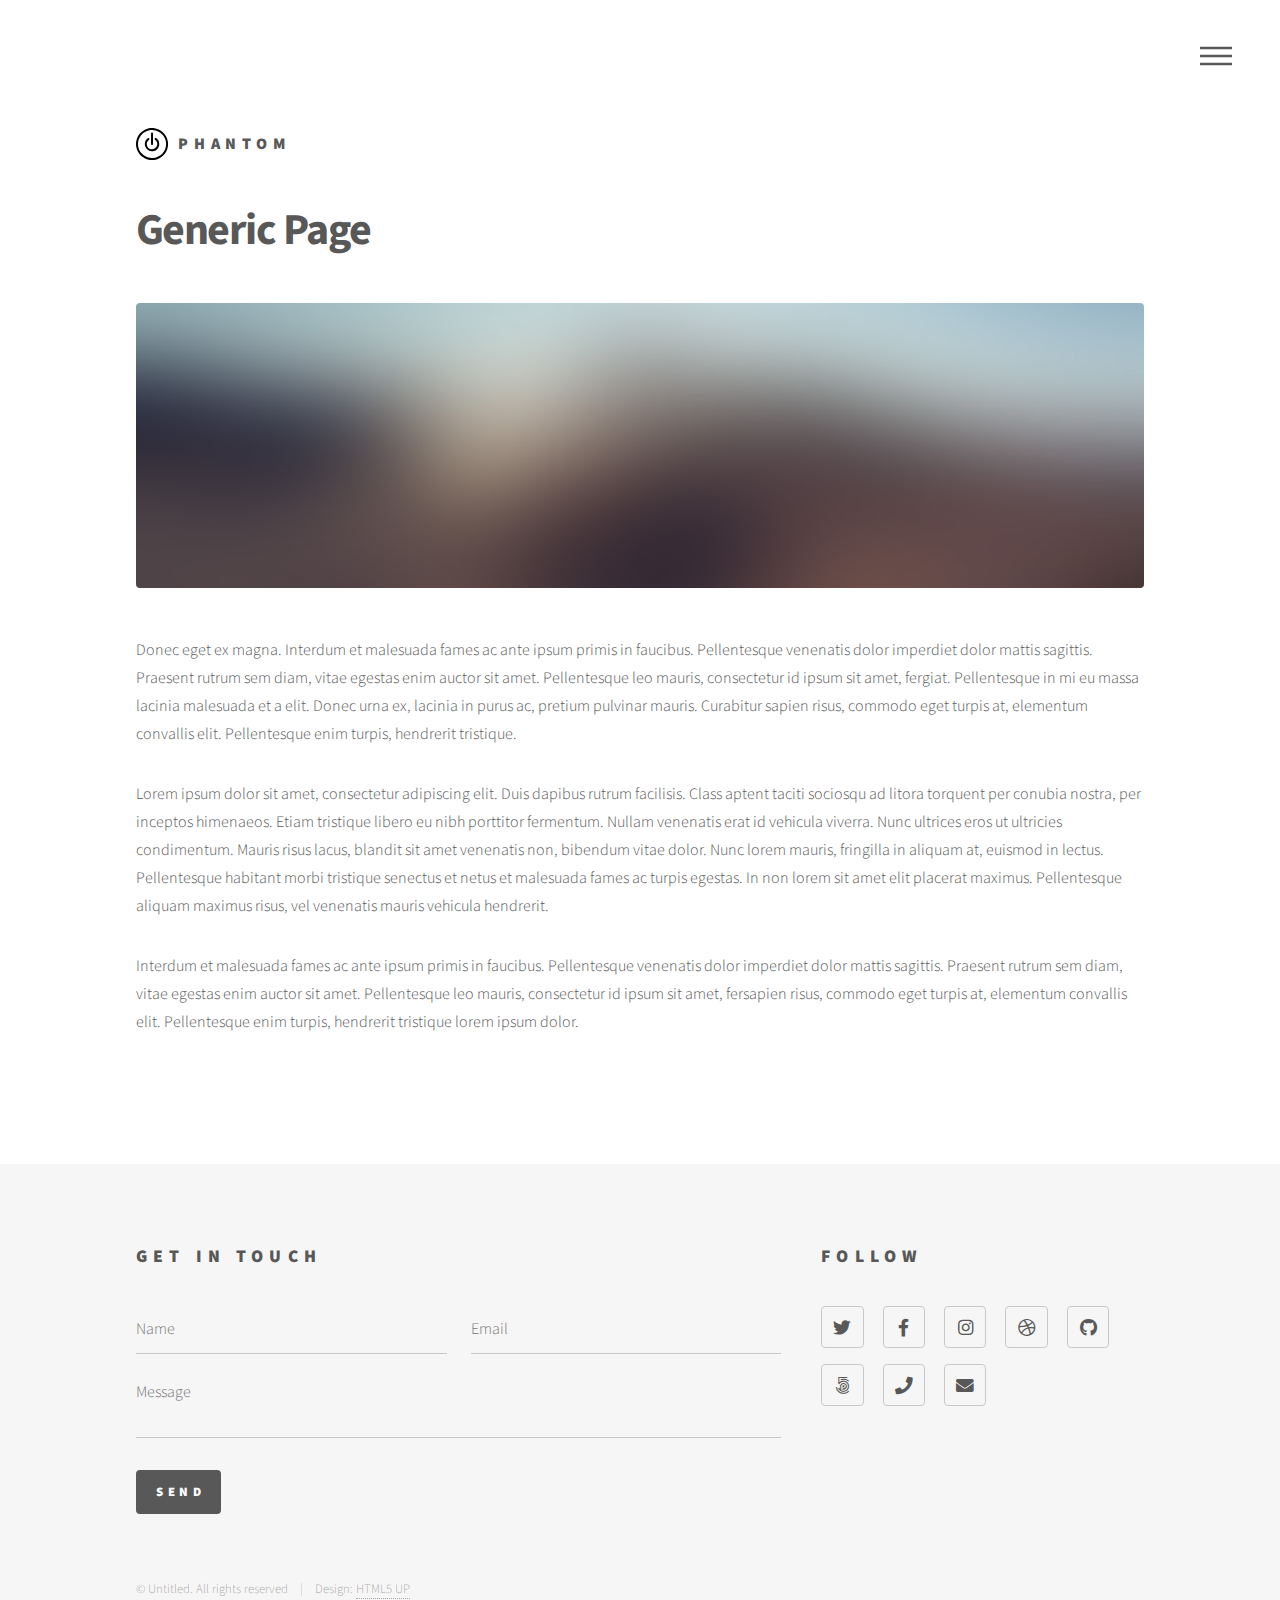
<file: generic.html>
<!DOCTYPE HTML>
<!--
	Phantom by HTML5 UP
	html5up.net | @ajlkn
	Free for personal and commercial use under the CCA 3.0 license (html5up.net/license)
-->
<html>
	<head>
		<title>Generic - Phantom by HTML5 UP</title>
		<meta charset="utf-8" />
		<meta name="viewport" content="width=device-width, initial-scale=1, user-scalable=no" />
		<link rel="stylesheet" href="assets/css/main.css" />
		<noscript><link rel="stylesheet" href="assets/css/noscript.css" /></noscript>
	</head>
	<body class="is-preload">
		<!-- Wrapper -->
			<div id="wrapper">

				<!-- Header -->
					<header id="header">
						<div class="inner">

							<!-- Logo -->
								<a href="index.html" class="logo">
									<span class="symbol"><img src="images/logo.svg" alt="" /></span><span class="title">Phantom</span>
								</a>

							<!-- Nav -->
								<nav>
									<ul>
										<li><a href="#menu">Menu</a></li>
									</ul>
								</nav>

						</div>
					</header>

				<!-- Menu -->
					<nav id="menu">
						<h2>Menu</h2>
						<ul>
							<li><a href="index.html">Home</a></li>
							<li><a href="generic.html">Ipsum veroeros</a></li>
							<li><a href="generic.html">Tempus etiam</a></li>
							<li><a href="generic.html">Consequat dolor</a></li>
							<li><a href="elements.html">Elements</a></li>
						</ul>
					</nav>

				<!-- Main -->
					<div id="main">
						<div class="inner">
							<h1>Generic Page</h1>
							<span class="image main"><img src="images/pic13.jpg" alt="" /></span>
							<p>Donec eget ex magna. Interdum et malesuada fames ac ante ipsum primis in faucibus. Pellentesque venenatis dolor imperdiet dolor mattis sagittis. Praesent rutrum sem diam, vitae egestas enim auctor sit amet. Pellentesque leo mauris, consectetur id ipsum sit amet, fergiat. Pellentesque in mi eu massa lacinia malesuada et a elit. Donec urna ex, lacinia in purus ac, pretium pulvinar mauris. Curabitur sapien risus, commodo eget turpis at, elementum convallis elit. Pellentesque enim turpis, hendrerit tristique.</p>
							<p>Lorem ipsum dolor sit amet, consectetur adipiscing elit. Duis dapibus rutrum facilisis. Class aptent taciti sociosqu ad litora torquent per conubia nostra, per inceptos himenaeos. Etiam tristique libero eu nibh porttitor fermentum. Nullam venenatis erat id vehicula viverra. Nunc ultrices eros ut ultricies condimentum. Mauris risus lacus, blandit sit amet venenatis non, bibendum vitae dolor. Nunc lorem mauris, fringilla in aliquam at, euismod in lectus. Pellentesque habitant morbi tristique senectus et netus et malesuada fames ac turpis egestas. In non lorem sit amet elit placerat maximus. Pellentesque aliquam maximus risus, vel venenatis mauris vehicula hendrerit.</p>
							<p>Interdum et malesuada fames ac ante ipsum primis in faucibus. Pellentesque venenatis dolor imperdiet dolor mattis sagittis. Praesent rutrum sem diam, vitae egestas enim auctor sit amet. Pellentesque leo mauris, consectetur id ipsum sit amet, fersapien risus, commodo eget turpis at, elementum convallis elit. Pellentesque enim turpis, hendrerit tristique lorem ipsum dolor.</p>
						</div>
					</div>

				<!-- Footer -->
					<footer id="footer">
						<div class="inner">
							<section>
								<h2>Get in touch</h2>
								<form method="post" action="#">
									<div class="fields">
										<div class="field half">
											<input type="text" name="name" id="name" placeholder="Name" />
										</div>
										<div class="field half">
											<input type="email" name="email" id="email" placeholder="Email" />
										</div>
										<div class="field">
											<textarea name="message" id="message" placeholder="Message"></textarea>
										</div>
									</div>
									<ul class="actions">
										<li><input type="submit" value="Send" class="primary" /></li>
									</ul>
								</form>
							</section>
							<section>
								<h2>Follow</h2>
								<ul class="icons">
									<li><a href="#" class="icon brands style2 fa-twitter"><span class="label">Twitter</span></a></li>
									<li><a href="#" class="icon brands style2 fa-facebook-f"><span class="label">Facebook</span></a></li>
									<li><a href="#" class="icon brands style2 fa-instagram"><span class="label">Instagram</span></a></li>
									<li><a href="#" class="icon brands style2 fa-dribbble"><span class="label">Dribbble</span></a></li>
									<li><a href="#" class="icon brands style2 fa-github"><span class="label">GitHub</span></a></li>
									<li><a href="#" class="icon brands style2 fa-500px"><span class="label">500px</span></a></li>
									<li><a href="#" class="icon solid style2 fa-phone"><span class="label">Phone</span></a></li>
									<li><a href="#" class="icon solid style2 fa-envelope"><span class="label">Email</span></a></li>
								</ul>
							</section>
							<ul class="copyright">
								<li>&copy; Untitled. All rights reserved</li><li>Design: <a href="http://html5up.net">HTML5 UP</a></li>
							</ul>
						</div>
					</footer>

			</div>

		<!-- Scripts -->
			<script src="assets/js/jquery.min.js"></script>
			<script src="assets/js/browser.min.js"></script>
			<script src="assets/js/breakpoints.min.js"></script>
			<script src="assets/js/util.js"></script>
			<script src="assets/js/main.js"></script>

	</body>
</html>
</file>
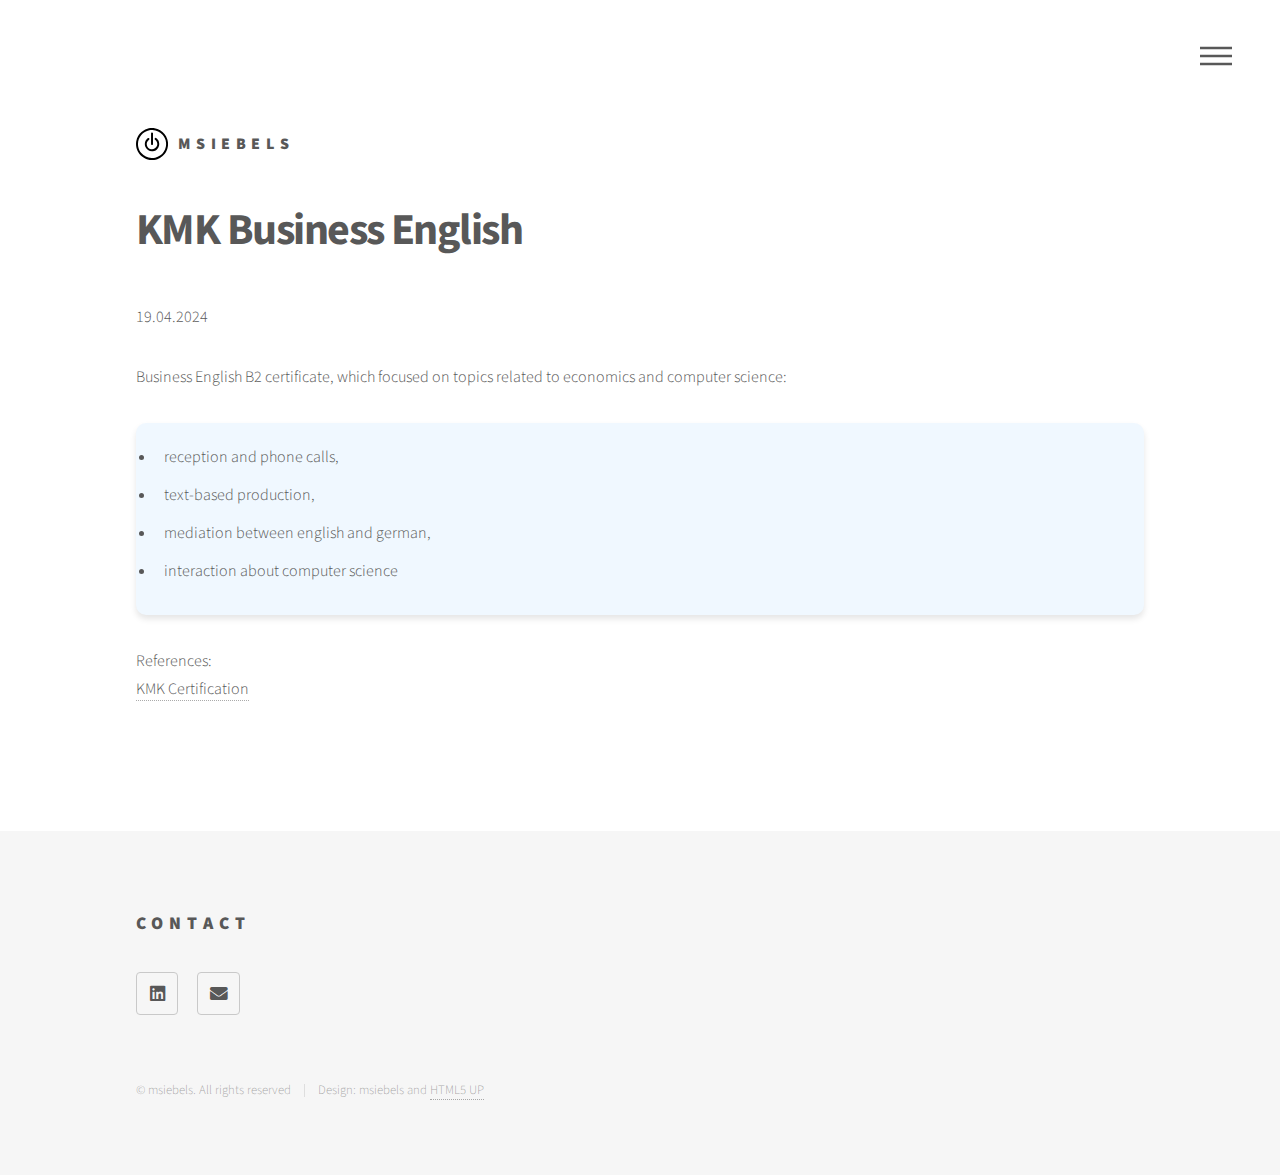
<file: kmk.html>
<!DOCTYPE HTML>
	<!--
		Phantom by HTML5 UP
		html5up.net | @ajlkn
		Free for personal and commercial use under the CCA 3.0 license (html5up.net/license)
	-->
	<html>
		<head>
			<title>msiebels Showcase</title>
			<meta charset="utf-8" />
			<meta name="viewport" content="width=device-width, initial-scale=1, user-scalable=no" />
			<link rel="stylesheet" href="assets/css/main.css" />
			<link rel="stylesheet" href="assets/css/article-bulletpoint-box.css" />
			<noscript><link rel="stylesheet" href="assets/css/noscript.css" /></noscript>
		</head>
		<body class="is-preload">
			<!-- Wrapper -->
				<div id="wrapper">

					<!-- Header -->
						<header id="header">
							<div class="inner">

								<!-- Logo -->
									<a href="index.html" class="logo">
										<span class="symbol"><img src="images/logo.svg" alt="" /></span><span class="title">MSIEBELS</span>
									</a>

								<!-- Nav -->
									<nav>
										<ul>
											<li><a href="#menu">Menu</a></li>
										</ul>
									</nav>

							</div>
						</header>

					<!-- Menu -->
						<nav id="menu">
							<h2>Menu</h2>
							<ul>
								<li><a href="index.html">Home</a></li>
								<li><a href="https://www.credly.com/users/merlin-siebels">Credly Profile</a></li>
							</ul>
						</nav>

					<!-- Main -->
						<div id="main">
							<div class="inner">
								<h1>KMK Business English</h1>
								<p>19.04.2024</p>
								<p>Business English B2 certificate, which focused on topics related to economics and computer science:</p>
								<ul class="hervorgehoben">
									<li>reception and phone calls,</li>
									<li>text-based production,</li>
									<li>mediation between english and german,</li>
									<li>interaction about computer science</li>
								</ul>
								<p>References:
									<br><a href="https://msiebels.com/images/kmk_pic01.jpg" target="_blank">KMK Certification</a></p>

							</div>
						</div>

					<!-- Footer -->
						<footer id="footer">
							<div class="inner">
								<!-- <section>
									<h2>Get in touch</h2>
									<form method="post" action="#">
										<div class="fields">
											<div class="field half">
												<input type="text" name="name" id="name" placeholder="Name" />
											</div>
											<div class="field half">
												<input type="email" name="email" id="email" placeholder="Email" />
											</div>
											<div class="field">
												<textarea name="message" id="message" placeholder="Message"></textarea>
											</div>
										</div>
										<ul class="actions">
											<li><input type="submit" value="Send" class="primary" /></li>
										</ul>
									</form>
								</section> -->
								<section>
									<h2>Contact</h2>
									<ul class="icons">
										<li><a href="https://linkedin.com/in/merlin-siebels/" class="icon brands style2 fa-linkedin"><span class="label">LinkedIn</span></a></li>
										<li><a href="mailto:hello@msiebels.com" class="icon solid style2 fa-envelope"><span class="label">Email</span></a></li>
									</ul>
								</section>
								<ul class="copyright">
									<li>&copy; msiebels. All rights reserved</li><li>Design: msiebels and <a href="http://html5up.net">HTML5 UP</a></li>
								</ul>
							</div>
						</footer>

				</div>

			<!-- Scripts -->
				<script src="assets/js/jquery.min.js"></script>
				<script src="assets/js/browser.min.js"></script>
				<script src="assets/js/breakpoints.min.js"></script>
				<script src="assets/js/util.js"></script>
				<script src="assets/js/main.js"></script>

		</body>
	</html>
</file>
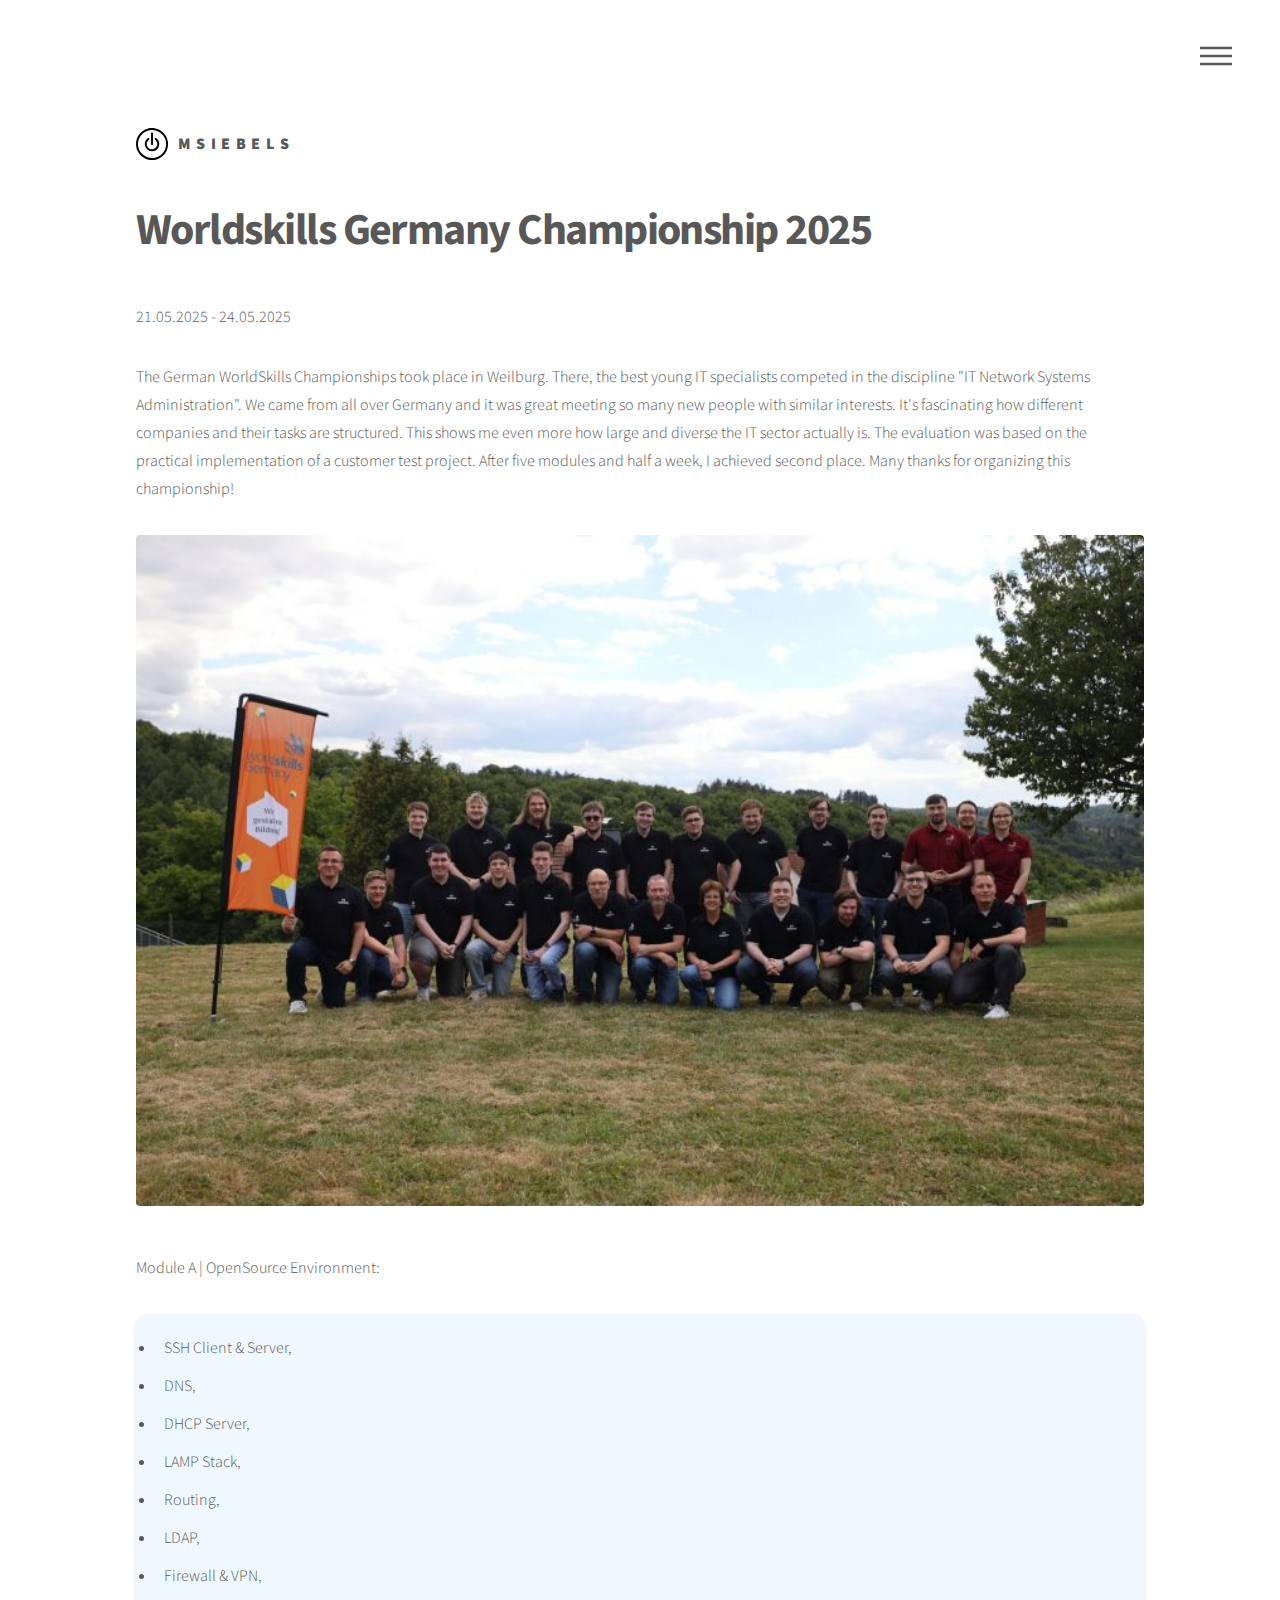
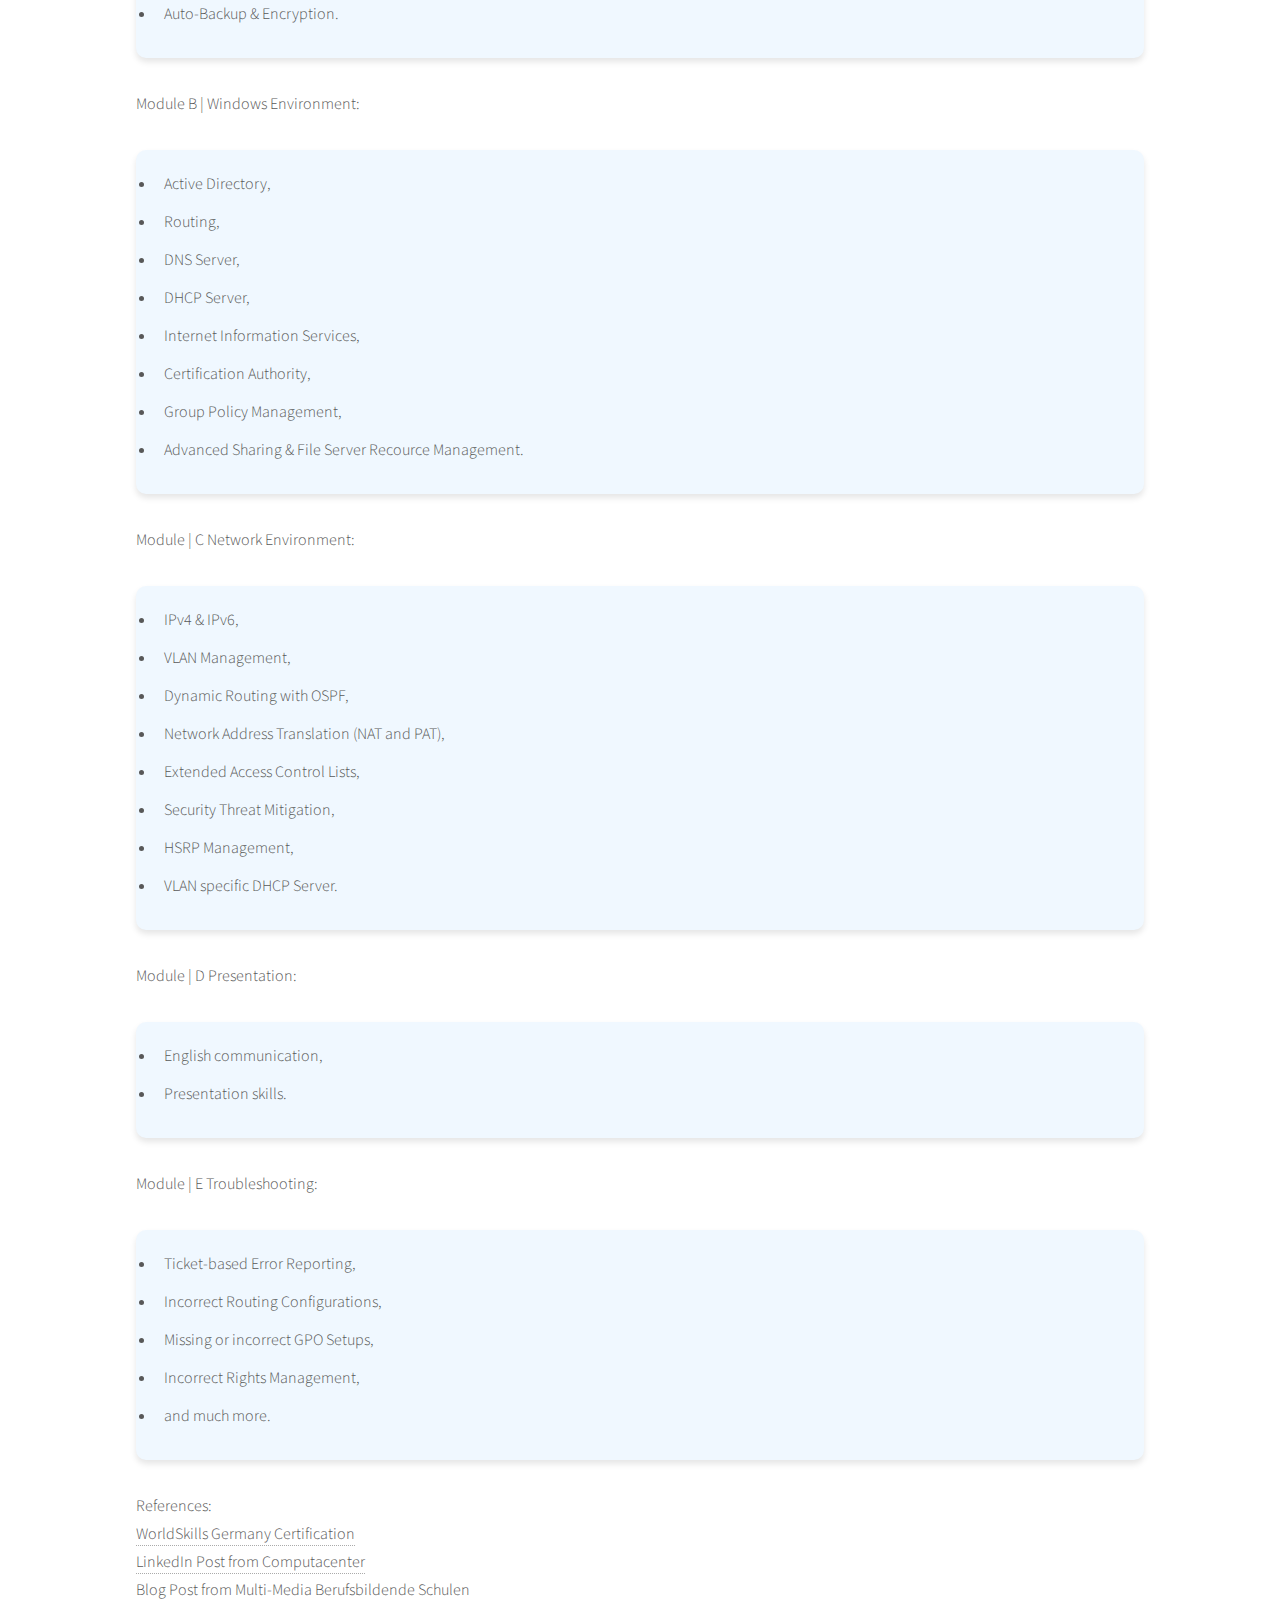
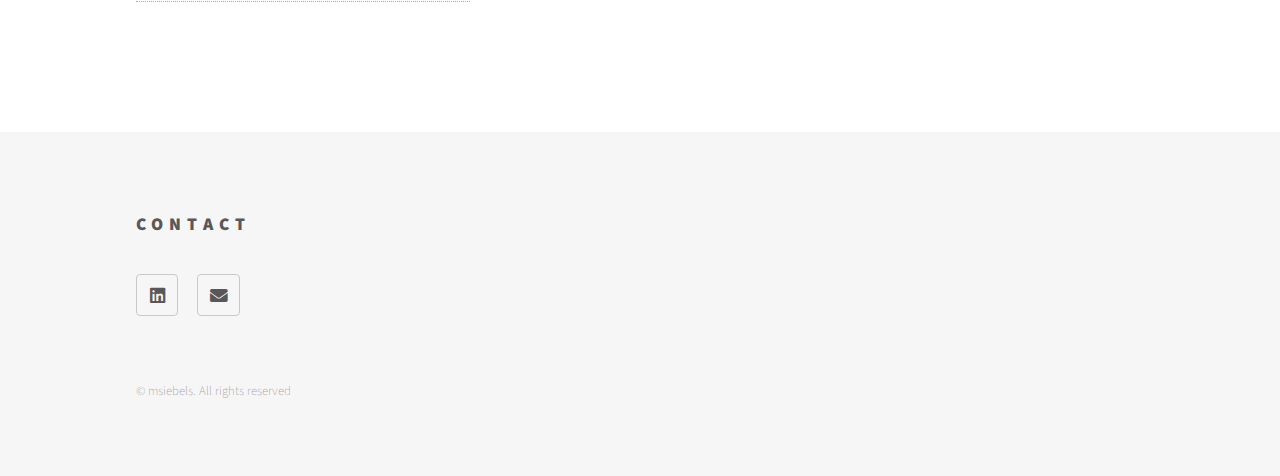
<file: worldskills-dm25.html>
<!DOCTYPE HTML>
	<!--
		Phantom by HTML5 UP
		html5up.net | @ajlkn
		Free for personal and commercial use under the CCA 3.0 license (html5up.net/license)
	-->
	<html>
		<head>
			<title>msiebels Showcase</title>
			<meta charset="utf-8" />
			<meta name="viewport" content="width=device-width, initial-scale=1, user-scalable=no" />
			<link rel="stylesheet" href="assets/css/main.css" />
			<link rel="stylesheet" href="assets/css/article-bulletpoint-box.css" />
			<noscript><link rel="stylesheet" href="assets/css/noscript.css" /></noscript>
		</head>
		<body class="is-preload">
			<!-- Wrapper -->
				<div id="wrapper">

					<!-- Header -->
						<header id="header">
							<div class="inner">

								<!-- Logo -->
									<a href="index.html" class="logo">
										<span class="symbol"><img src="images/logo.svg" alt="" /></span><span class="title">MSIEBELS</span>
									</a>

								<!-- Nav -->
									<nav>
										<ul>
											<li><a href="#menu">Menu</a></li>
										</ul>
									</nav>

							</div>
						</header>

					<!-- Menu -->
						<nav id="menu">
							<h2>Menu</h2>
							<ul>
								<li><a href="index.html">Home</a></li>
								<li><a href="https://www.credly.com/users/merlin-siebels">Credly Profile</a></li>
								<li><a href="disclaimer.html">Disclaimer</a></li>
							</ul>
						</nav>

					<!-- Main -->
						<div id="main">
							<div class="inner">
								<h1>Worldskills Germany Championship 2025</h1>
								<p>21.05.2025 - 24.05.2025</p>
								<p>The German WorldSkills Championships took place in Weilburg. There, the best young IT specialists competed in the discipline "IT Network Systems Administration".
									We came from all over Germany and it was great meeting so many new people with similar interests.
									It's fascinating how different companies and their tasks are structured. This shows me even more how large and diverse the IT sector actually is.
									 The evaluation was based on the practical implementation of a customer test project.
									After five modules and half a week, I achieved second place. Many thanks for organizing this championship!
								</p>
								<span class="image main"><img src="images/worldskills-dm25_pic02.jpg" alt="" /></span>
								<p>Module A | OpenSource Environment:</p>
								<ul class="hervorgehoben">
									<li>SSH Client & Server,</li>
									<li>DNS,</li>
									<li>DHCP Server,</li>
									<li>LAMP Stack,</li>
									<li>Routing,</li>
									<li>LDAP,</li>
									<li>Firewall & VPN,</li>
									<li>Auto-Backup & Encryption.</li>
								</ul>
								<p>Module B | Windows Environment:</p>
								<ul class="hervorgehoben">
									<li>Active Directory,</li>
									<li>Routing,</li>
									<li>DNS Server,</li>
									<li>DHCP Server,</li>
									<li>Internet Information Services,</li>
									<li>Certification Authority,</li>
									<li>Group Policy Management,</li>
									<li>Advanced Sharing & File Server Recource Management.</li>
								</ul>
								<p>Module | C Network Environment:</p>
								<ul class="hervorgehoben">
									<li>IPv4 & IPv6,</li>
									<li>VLAN Management,</li>
									<li>Dynamic Routing with OSPF,</li>
									<li>Network Address Translation (NAT and PAT),</li>
									<li>Extended Access Control Lists,</li>
									<li>Security Threat Mitigation,</li>
									<li>HSRP Management,</li>
									<li>VLAN specific DHCP Server.</li>
								</ul>
								<p>Module | D Presentation:</p>
								<ul class="hervorgehoben">
									<li>English communication,</li>
									<li>Presentation skills.</li>
								</ul>
								<p>Module | E Troubleshooting:</p>
								<ul class="hervorgehoben">
									<li>Ticket-based Error Reporting,</li>
									<li>Incorrect Routing Configurations,</li>
									<li>Missing or incorrect GPO Setups,</li>
									<li>Incorrect Rights Management,</li>
									<li>and much more.</li>
								</ul>
								<p>References:
									<br><a href="https://msiebels.com/images/worldskills-dm25_pic01.jpg" target="_blank">WorldSkills Germany Certification</a>
									<br><a href="https://www.linkedin.com/posts/computacenter_winningtogether-peoplematter-worldskills-activity-7332757236156407808-lV7j" target="_blank">LinkedIn Post from Computacenter</a>
									<br><a href="https://www.mmbbs.de/2025/05/25/silber-bei-der-deutschen-meisterschaft-2025-it-network-systems-administration/" target="_blank">Blog Post from Multi-Media Berufsbildende Schulen</a>
							</div>
						</div>

					<!-- Footer -->
						<footer id="footer">
							<div class="inner">
								<!-- <section>
									<h2>Get in touch</h2>
									<form method="post" action="#">
										<div class="fields">
											<div class="field half">
												<input type="text" name="name" id="name" placeholder="Name" />
											</div>
											<div class="field half">
												<input type="email" name="email" id="email" placeholder="Email" />
											</div>
											<div class="field">
												<textarea name="message" id="message" placeholder="Message"></textarea>
											</div>
										</div>
										<ul class="actions">
											<li><input type="submit" value="Send" class="primary" /></li>
										</ul>
									</form>
								</section> -->
								<section>
									<h2>Contact</h2>
									<ul class="icons">
										<li><a href="https://linkedin.com/in/merlin-siebels/" class="icon brands style2 fa-linkedin"><span class="label">LinkedIn</span></a></li>
										<li><a href="mailto:hello@msiebels.com" class="icon solid style2 fa-envelope"><span class="label">Email</span></a></li>
									</ul>
								</section>
								<ul class="copyright">
									<li>&copy; msiebels. All rights reserved</li>
								</ul>
							</div>
						</footer>

				</div>

			<!-- Scripts -->
				<script src="assets/js/jquery.min.js"></script>
				<script src="assets/js/browser.min.js"></script>
				<script src="assets/js/breakpoints.min.js"></script>
				<script src="assets/js/util.js"></script>
				<script src="assets/js/main.js"></script>

		</body>
	</html>
</file>
<file: assets/css/noscript.css>
/*
	Phantom by HTML5 UP
	html5up.net | @ajlkn
	Free for personal and commercial use under the CCA 3.0 license (html5up.net/license)
*/

/* Tiles */

	body.is-preload .tiles article {
		-moz-transform: none;
		-webkit-transform: none;
		-ms-transform: none;
		transform: none;
		opacity: 1;
	}
</file>
<file: assets/css/article-bulletpoint-box.css>
.hervorgehoben {
    background-color: #f0f8ff; /* Heller Hintergrund */
    border-radius: 10px; /* Abgerundete Ecken */
    padding: 20px; /* Innenabstand */
    box-shadow: 0px 4px 6px rgba(0, 0, 0, 0.1); /* Schatteneffekt */
    list-style-type: disc; /* Runde Punkte */
}

.hervorgehoben li {
    margin-bottom: 10px; /* Abstand zwischen den Listenelementen */
}
</file>
<file: assets/css/main.css>
@import url(fontawesome-all.min.css);
@import url("https://fonts.googleapis.com/css?family=Source+Sans+Pro:300,700,900");

/*
	Phantom by HTML5 UP
	html5up.net | @ajlkn
	Free for personal and commercial use under the CCA 3.0 license (html5up.net/license)
*/

html, body, div, span, applet, object,
iframe, h1, h2, h3, h4, h5, h6, p, blockquote,
pre, a, abbr, acronym, address, big, cite,
code, del, dfn, em, img, ins, kbd, q, s, samp,
small, strike, strong, sub, sup, tt, var, b,
u, i, center, dl, dt, dd, ol, ul, li, fieldset,
form, label, legend, table, caption, tbody,
tfoot, thead, tr, th, td, article, aside,
canvas, details, embed, figure, figcaption,
footer, header, hgroup, menu, nav, output, ruby,
section, summary, time, mark, audio, video {
	margin: 0;
	padding: 0;
	border: 0;
	font-size: 100%;
	font: inherit;
	vertical-align: baseline;}

article, aside, details, figcaption, figure,
footer, header, hgroup, menu, nav, section {
	display: block;}

body {
	line-height: 1;
}

ol, ul {
	list-style: none;
}

blockquote, q {
	quotes: none;
}

	blockquote:before, blockquote:after, q:before, q:after {
		content: '';
		content: none;
	}

table {
	border-collapse: collapse;
	border-spacing: 0;
}

body {
	-webkit-text-size-adjust: none;
}

mark {
	background-color: transparent;
	color: inherit;
}

input::-moz-focus-inner {
	border: 0;
	padding: 0;
}

input, select, textarea {
	-moz-appearance: none;
	-webkit-appearance: none;
	-ms-appearance: none;
	appearance: none;
}

/* Basic */

	@-ms-viewport {
		width: device-width;
	}

	body {
		-ms-overflow-style: scrollbar;
	}

	@media screen and (max-width: 480px) {

		html, body {
			min-width: 320px;
		}

	}

	html {
		box-sizing: border-box;
	}

	*, *:before, *:after {
		box-sizing: inherit;
	}

	body {
		background: #ffffff;
	}

		body.is-preload *, body.is-preload *:before, body.is-preload *:after {
			-moz-animation: none !important;
			-webkit-animation: none !important;
			-ms-animation: none !important;
			animation: none !important;
			-moz-transition: none !important;
			-webkit-transition: none !important;
			-ms-transition: none !important;
			transition: none !important;
		}

/* Type */

	body, input, select, textarea {
		color: #585858;
		font-family: "Source Sans Pro", Helvetica, sans-serif;
		font-size: 16pt;
		font-weight: 300;
		line-height: 1.75;
	}

		@media screen and (max-width: 1680px) {

			body, input, select, textarea {
				font-size: 14pt;
			}

		}

		@media screen and (max-width: 1280px) {

			body, input, select, textarea {
				font-size: 12pt;
			}

		}

	a {
		-moz-transition: border-bottom-color 0.2s ease, color 0.2s ease;
		-webkit-transition: border-bottom-color 0.2s ease, color 0.2s ease;
		-ms-transition: border-bottom-color 0.2s ease, color 0.2s ease;
		transition: border-bottom-color 0.2s ease, color 0.2s ease;
		text-decoration: none;
		color: #585858;
		border-bottom: dotted 1px rgba(88, 88, 88, 0.5);
	}

		a:hover {
			border-bottom-color: transparent;
			color: #f2849e !important;
		}

	strong, b {
		font-weight: 900;
	}

	em, i {
		font-style: italic;
	}

	p {
		margin: 0 0 2em 0;
	}

	h1 {
		font-size: 2.75em;
		font-weight: 700;
		line-height: 1.3;
		margin: 0 0 1em 0;
		letter-spacing: -0.035em;
	}

		h1 a {
			color: inherit;
		}

		@media screen and (max-width: 736px) {

			h1 {
				font-size: 2em;
				margin: 0 0 1em 0;
			}

		}

		@media screen and (max-width: 360px) {

			h1 {
				font-size: 1.75em;
			}

		}

	h2, h3, h4, h5, h6 {
		font-weight: 900;
		line-height: 1.5;
		margin: 0 0 2em 0;
		text-transform: uppercase;
		letter-spacing: 0.35em;
	}

		h2 a, h3 a, h4 a, h5 a, h6 a {
			color: inherit;
		}

	h2 {
		font-size: 1.1em;
	}

	h3 {
		font-size: 1em;
	}

	h4 {
		font-size: 0.8em;
	}

	h5 {
		font-size: 0.8em;
	}

	h6 {
		font-size: 0.8em;
	}

	@media screen and (max-width: 980px) {

		h1 br, h2 br, h3 br, h4 br, h5 br, h6 br {
			display: none;
		}

	}

	@media screen and (max-width: 736px) {

		h2 {
			font-size: 1em;
		}

		h3 {
			font-size: 0.8em;
		}

	}

	sub {
		font-size: 0.8em;
		position: relative;
		top: 0.5em;
	}

	sup {
		font-size: 0.8em;
		position: relative;
		top: -0.5em;
	}

	blockquote {
		border-left: solid 4px #c9c9c9;
		font-style: italic;
		margin: 0 0 2em 0;
		padding: 0.5em 0 0.5em 2em;
	}

	code {
		background: rgba(144, 144, 144, 0.075);
		border-radius: 4px;
		border: solid 1px #c9c9c9;
		font-family: "Courier New", monospace;
		font-size: 0.9em;
		margin: 0 0.25em;
		padding: 0.25em 0.65em;
	}

	pre {
		-webkit-overflow-scrolling: touch;
		font-family: "Courier New", monospace;
		font-size: 0.9em;
		margin: 0 0 2em 0;
	}

		pre code {
			display: block;
			line-height: 1.75;
			padding: 1em 1.5em;
			overflow-x: auto;
		}

	hr {
		border: 0;
		border-bottom: solid 1px #c9c9c9;
		margin: 2em 0;
	}

		hr.major {
			margin: 3em 0;
		}

	.align-left {
		text-align: left;
	}

	.align-center {
		text-align: center;
	}

	.align-right {
		text-align: right;
	}

/* Row */

	.row {
		display: flex;
		flex-wrap: wrap;
		box-sizing: border-box;
		align-items: stretch;
	}

		.row > * {
			box-sizing: border-box;
		}

		.row.gtr-uniform > * > :last-child {
			margin-bottom: 0;
		}

		.row.aln-left {
			justify-content: flex-start;
		}

		.row.aln-center {
			justify-content: center;
		}

		.row.aln-right {
			justify-content: flex-end;
		}

		.row.aln-top {
			align-items: flex-start;
		}

		.row.aln-middle {
			align-items: center;
		}

		.row.aln-bottom {
			align-items: flex-end;
		}

		.row > .imp {
			order: -1;
		}

		.row > .col-1 {
			width: 8.33333%;
		}

		.row > .off-1 {
			margin-left: 8.33333%;
		}

		.row > .col-2 {
			width: 16.66667%;
		}

		.row > .off-2 {
			margin-left: 16.66667%;
		}

		.row > .col-3 {
			width: 25%;
		}

		.row > .off-3 {
			margin-left: 25%;
		}

		.row > .col-4 {
			width: 33.33333%;
		}

		.row > .off-4 {
			margin-left: 33.33333%;
		}

		.row > .col-5 {
			width: 41.66667%;
		}

		.row > .off-5 {
			margin-left: 41.66667%;
		}

		.row > .col-6 {
			width: 50%;
		}

		.row > .off-6 {
			margin-left: 50%;
		}

		.row > .col-7 {
			width: 58.33333%;
		}

		.row > .off-7 {
			margin-left: 58.33333%;
		}

		.row > .col-8 {
			width: 66.66667%;
		}

		.row > .off-8 {
			margin-left: 66.66667%;
		}

		.row > .col-9 {
			width: 75%;
		}

		.row > .off-9 {
			margin-left: 75%;
		}

		.row > .col-10 {
			width: 83.33333%;
		}

		.row > .off-10 {
			margin-left: 83.33333%;
		}

		.row > .col-11 {
			width: 91.66667%;
		}

		.row > .off-11 {
			margin-left: 91.66667%;
		}

		.row > .col-12 {
			width: 100%;
		}

		.row > .off-12 {
			margin-left: 100%;
		}

		.row.gtr-0 {
			margin-top: 0;
			margin-left: 0em;
		}

			.row.gtr-0 > * {
				padding: 0 0 0 0em;
			}

			.row.gtr-0.gtr-uniform {
				margin-top: 0em;
			}

				.row.gtr-0.gtr-uniform > * {
					padding-top: 0em;
				}

		.row.gtr-25 {
			margin-top: 0;
			margin-left: -0.5em;
		}

			.row.gtr-25 > * {
				padding: 0 0 0 0.5em;
			}

			.row.gtr-25.gtr-uniform {
				margin-top: -0.5em;
			}

				.row.gtr-25.gtr-uniform > * {
					padding-top: 0.5em;
				}

		.row.gtr-50 {
			margin-top: 0;
			margin-left: -1em;
		}

			.row.gtr-50 > * {
				padding: 0 0 0 1em;
			}

			.row.gtr-50.gtr-uniform {
				margin-top: -1em;
			}

				.row.gtr-50.gtr-uniform > * {
					padding-top: 1em;
				}

		.row {
			margin-top: 0;
			margin-left: -2em;
		}

			.row > * {
				padding: 0 0 0 2em;
			}

			.row.gtr-uniform {
				margin-top: -2em;
			}

				.row.gtr-uniform > * {
					padding-top: 2em;
				}

		.row.gtr-150 {
			margin-top: 0;
			margin-left: -3em;
		}

			.row.gtr-150 > * {
				padding: 0 0 0 3em;
			}

			.row.gtr-150.gtr-uniform {
				margin-top: -3em;
			}

				.row.gtr-150.gtr-uniform > * {
					padding-top: 3em;
				}

		.row.gtr-200 {
			margin-top: 0;
			margin-left: -4em;
		}

			.row.gtr-200 > * {
				padding: 0 0 0 4em;
			}

			.row.gtr-200.gtr-uniform {
				margin-top: -4em;
			}

				.row.gtr-200.gtr-uniform > * {
					padding-top: 4em;
				}

		@media screen and (max-width: 1680px) {

			.row {
				display: flex;
				flex-wrap: wrap;
				box-sizing: border-box;
				align-items: stretch;
			}

				.row > * {
					box-sizing: border-box;
				}

				.row.gtr-uniform > * > :last-child {
					margin-bottom: 0;
				}

				.row.aln-left {
					justify-content: flex-start;
				}

				.row.aln-center {
					justify-content: center;
				}

				.row.aln-right {
					justify-content: flex-end;
				}

				.row.aln-top {
					align-items: flex-start;
				}

				.row.aln-middle {
					align-items: center;
				}

				.row.aln-bottom {
					align-items: flex-end;
				}

				.row > .imp-xlarge {
					order: -1;
				}

				.row > .col-1-xlarge {
					width: 8.33333%;
				}

				.row > .off-1-xlarge {
					margin-left: 8.33333%;
				}

				.row > .col-2-xlarge {
					width: 16.66667%;
				}

				.row > .off-2-xlarge {
					margin-left: 16.66667%;
				}

				.row > .col-3-xlarge {
					width: 25%;
				}

				.row > .off-3-xlarge {
					margin-left: 25%;
				}

				.row > .col-4-xlarge {
					width: 33.33333%;
				}

				.row > .off-4-xlarge {
					margin-left: 33.33333%;
				}

				.row > .col-5-xlarge {
					width: 41.66667%;
				}

				.row > .off-5-xlarge {
					margin-left: 41.66667%;
				}

				.row > .col-6-xlarge {
					width: 50%;
				}

				.row > .off-6-xlarge {
					margin-left: 50%;
				}

				.row > .col-7-xlarge {
					width: 58.33333%;
				}

				.row > .off-7-xlarge {
					margin-left: 58.33333%;
				}

				.row > .col-8-xlarge {
					width: 66.66667%;
				}

				.row > .off-8-xlarge {
					margin-left: 66.66667%;
				}

				.row > .col-9-xlarge {
					width: 75%;
				}

				.row > .off-9-xlarge {
					margin-left: 75%;
				}

				.row > .col-10-xlarge {
					width: 83.33333%;
				}

				.row > .off-10-xlarge {
					margin-left: 83.33333%;
				}

				.row > .col-11-xlarge {
					width: 91.66667%;
				}

				.row > .off-11-xlarge {
					margin-left: 91.66667%;
				}

				.row > .col-12-xlarge {
					width: 100%;
				}

				.row > .off-12-xlarge {
					margin-left: 100%;
				}

				.row.gtr-0 {
					margin-top: 0;
					margin-left: 0em;
				}

					.row.gtr-0 > * {
						padding: 0 0 0 0em;
					}

					.row.gtr-0.gtr-uniform {
						margin-top: 0em;
					}

						.row.gtr-0.gtr-uniform > * {
							padding-top: 0em;
						}

				.row.gtr-25 {
					margin-top: 0;
					margin-left: -0.5em;
				}

					.row.gtr-25 > * {
						padding: 0 0 0 0.5em;
					}

					.row.gtr-25.gtr-uniform {
						margin-top: -0.5em;
					}

						.row.gtr-25.gtr-uniform > * {
							padding-top: 0.5em;
						}

				.row.gtr-50 {
					margin-top: 0;
					margin-left: -1em;
				}

					.row.gtr-50 > * {
						padding: 0 0 0 1em;
					}

					.row.gtr-50.gtr-uniform {
						margin-top: -1em;
					}

						.row.gtr-50.gtr-uniform > * {
							padding-top: 1em;
						}

				.row {
					margin-top: 0;
					margin-left: -2em;
				}

					.row > * {
						padding: 0 0 0 2em;
					}

					.row.gtr-uniform {
						margin-top: -2em;
					}

						.row.gtr-uniform > * {
							padding-top: 2em;
						}

				.row.gtr-150 {
					margin-top: 0;
					margin-left: -3em;
				}

					.row.gtr-150 > * {
						padding: 0 0 0 3em;
					}

					.row.gtr-150.gtr-uniform {
						margin-top: -3em;
					}

						.row.gtr-150.gtr-uniform > * {
							padding-top: 3em;
						}

				.row.gtr-200 {
					margin-top: 0;
					margin-left: -4em;
				}

					.row.gtr-200 > * {
						padding: 0 0 0 4em;
					}

					.row.gtr-200.gtr-uniform {
						margin-top: -4em;
					}

						.row.gtr-200.gtr-uniform > * {
							padding-top: 4em;
						}

		}

		@media screen and (max-width: 1280px) {

			.row {
				display: flex;
				flex-wrap: wrap;
				box-sizing: border-box;
				align-items: stretch;
			}

				.row > * {
					box-sizing: border-box;
				}

				.row.gtr-uniform > * > :last-child {
					margin-bottom: 0;
				}

				.row.aln-left {
					justify-content: flex-start;
				}

				.row.aln-center {
					justify-content: center;
				}

				.row.aln-right {
					justify-content: flex-end;
				}

				.row.aln-top {
					align-items: flex-start;
				}

				.row.aln-middle {
					align-items: center;
				}

				.row.aln-bottom {
					align-items: flex-end;
				}

				.row > .imp-large {
					order: -1;
				}

				.row > .col-1-large {
					width: 8.33333%;
				}

				.row > .off-1-large {
					margin-left: 8.33333%;
				}

				.row > .col-2-large {
					width: 16.66667%;
				}

				.row > .off-2-large {
					margin-left: 16.66667%;
				}

				.row > .col-3-large {
					width: 25%;
				}

				.row > .off-3-large {
					margin-left: 25%;
				}

				.row > .col-4-large {
					width: 33.33333%;
				}

				.row > .off-4-large {
					margin-left: 33.33333%;
				}

				.row > .col-5-large {
					width: 41.66667%;
				}

				.row > .off-5-large {
					margin-left: 41.66667%;
				}

				.row > .col-6-large {
					width: 50%;
				}

				.row > .off-6-large {
					margin-left: 50%;
				}

				.row > .col-7-large {
					width: 58.33333%;
				}

				.row > .off-7-large {
					margin-left: 58.33333%;
				}

				.row > .col-8-large {
					width: 66.66667%;
				}

				.row > .off-8-large {
					margin-left: 66.66667%;
				}

				.row > .col-9-large {
					width: 75%;
				}

				.row > .off-9-large {
					margin-left: 75%;
				}

				.row > .col-10-large {
					width: 83.33333%;
				}

				.row > .off-10-large {
					margin-left: 83.33333%;
				}

				.row > .col-11-large {
					width: 91.66667%;
				}

				.row > .off-11-large {
					margin-left: 91.66667%;
				}

				.row > .col-12-large {
					width: 100%;
				}

				.row > .off-12-large {
					margin-left: 100%;
				}

				.row.gtr-0 {
					margin-top: 0;
					margin-left: 0em;
				}

					.row.gtr-0 > * {
						padding: 0 0 0 0em;
					}

					.row.gtr-0.gtr-uniform {
						margin-top: 0em;
					}

						.row.gtr-0.gtr-uniform > * {
							padding-top: 0em;
						}

				.row.gtr-25 {
					margin-top: 0;
					margin-left: -0.5em;
				}

					.row.gtr-25 > * {
						padding: 0 0 0 0.5em;
					}

					.row.gtr-25.gtr-uniform {
						margin-top: -0.5em;
					}

						.row.gtr-25.gtr-uniform > * {
							padding-top: 0.5em;
						}

				.row.gtr-50 {
					margin-top: 0;
					margin-left: -1em;
				}

					.row.gtr-50 > * {
						padding: 0 0 0 1em;
					}

					.row.gtr-50.gtr-uniform {
						margin-top: -1em;
					}

						.row.gtr-50.gtr-uniform > * {
							padding-top: 1em;
						}

				.row {
					margin-top: 0;
					margin-left: -2em;
				}

					.row > * {
						padding: 0 0 0 2em;
					}

					.row.gtr-uniform {
						margin-top: -2em;
					}

						.row.gtr-uniform > * {
							padding-top: 2em;
						}

				.row.gtr-150 {
					margin-top: 0;
					margin-left: -3em;
				}

					.row.gtr-150 > * {
						padding: 0 0 0 3em;
					}

					.row.gtr-150.gtr-uniform {
						margin-top: -3em;
					}

						.row.gtr-150.gtr-uniform > * {
							padding-top: 3em;
						}

				.row.gtr-200 {
					margin-top: 0;
					margin-left: -4em;
				}

					.row.gtr-200 > * {
						padding: 0 0 0 4em;
					}

					.row.gtr-200.gtr-uniform {
						margin-top: -4em;
					}

						.row.gtr-200.gtr-uniform > * {
							padding-top: 4em;
						}

		}

		@media screen and (max-width: 980px) {

			.row {
				display: flex;
				flex-wrap: wrap;
				box-sizing: border-box;
				align-items: stretch;
			}

				.row > * {
					box-sizing: border-box;
				}

				.row.gtr-uniform > * > :last-child {
					margin-bottom: 0;
				}

				.row.aln-left {
					justify-content: flex-start;
				}

				.row.aln-center {
					justify-content: center;
				}

				.row.aln-right {
					justify-content: flex-end;
				}

				.row.aln-top {
					align-items: flex-start;
				}

				.row.aln-middle {
					align-items: center;
				}

				.row.aln-bottom {
					align-items: flex-end;
				}

				.row > .imp-medium {
					order: -1;
				}

				.row > .col-1-medium {
					width: 8.33333%;
				}

				.row > .off-1-medium {
					margin-left: 8.33333%;
				}

				.row > .col-2-medium {
					width: 16.66667%;
				}

				.row > .off-2-medium {
					margin-left: 16.66667%;
				}

				.row > .col-3-medium {
					width: 25%;
				}

				.row > .off-3-medium {
					margin-left: 25%;
				}

				.row > .col-4-medium {
					width: 33.33333%;
				}

				.row > .off-4-medium {
					margin-left: 33.33333%;
				}

				.row > .col-5-medium {
					width: 41.66667%;
				}

				.row > .off-5-medium {
					margin-left: 41.66667%;
				}

				.row > .col-6-medium {
					width: 50%;
				}

				.row > .off-6-medium {
					margin-left: 50%;
				}

				.row > .col-7-medium {
					width: 58.33333%;
				}

				.row > .off-7-medium {
					margin-left: 58.33333%;
				}

				.row > .col-8-medium {
					width: 66.66667%;
				}

				.row > .off-8-medium {
					margin-left: 66.66667%;
				}

				.row > .col-9-medium {
					width: 75%;
				}

				.row > .off-9-medium {
					margin-left: 75%;
				}

				.row > .col-10-medium {
					width: 83.33333%;
				}

				.row > .off-10-medium {
					margin-left: 83.33333%;
				}

				.row > .col-11-medium {
					width: 91.66667%;
				}

				.row > .off-11-medium {
					margin-left: 91.66667%;
				}

				.row > .col-12-medium {
					width: 100%;
				}

				.row > .off-12-medium {
					margin-left: 100%;
				}

				.row.gtr-0 {
					margin-top: 0;
					margin-left: 0em;
				}

					.row.gtr-0 > * {
						padding: 0 0 0 0em;
					}

					.row.gtr-0.gtr-uniform {
						margin-top: 0em;
					}

						.row.gtr-0.gtr-uniform > * {
							padding-top: 0em;
						}

				.row.gtr-25 {
					margin-top: 0;
					margin-left: -0.375em;
				}

					.row.gtr-25 > * {
						padding: 0 0 0 0.375em;
					}

					.row.gtr-25.gtr-uniform {
						margin-top: -0.375em;
					}

						.row.gtr-25.gtr-uniform > * {
							padding-top: 0.375em;
						}

				.row.gtr-50 {
					margin-top: 0;
					margin-left: -0.75em;
				}

					.row.gtr-50 > * {
						padding: 0 0 0 0.75em;
					}

					.row.gtr-50.gtr-uniform {
						margin-top: -0.75em;
					}

						.row.gtr-50.gtr-uniform > * {
							padding-top: 0.75em;
						}

				.row {
					margin-top: 0;
					margin-left: -1.5em;
				}

					.row > * {
						padding: 0 0 0 1.5em;
					}

					.row.gtr-uniform {
						margin-top: -1.5em;
					}

						.row.gtr-uniform > * {
							padding-top: 1.5em;
						}

				.row.gtr-150 {
					margin-top: 0;
					margin-left: -2.25em;
				}

					.row.gtr-150 > * {
						padding: 0 0 0 2.25em;
					}

					.row.gtr-150.gtr-uniform {
						margin-top: -2.25em;
					}

						.row.gtr-150.gtr-uniform > * {
							padding-top: 2.25em;
						}

				.row.gtr-200 {
					margin-top: 0;
					margin-left: -3em;
				}

					.row.gtr-200 > * {
						padding: 0 0 0 3em;
					}

					.row.gtr-200.gtr-uniform {
						margin-top: -3em;
					}

						.row.gtr-200.gtr-uniform > * {
							padding-top: 3em;
						}

		}

		@media screen and (max-width: 736px) {

			.row {
				display: flex;
				flex-wrap: wrap;
				box-sizing: border-box;
				align-items: stretch;
			}

				.row > * {
					box-sizing: border-box;
				}

				.row.gtr-uniform > * > :last-child {
					margin-bottom: 0;
				}

				.row.aln-left {
					justify-content: flex-start;
				}

				.row.aln-center {
					justify-content: center;
				}

				.row.aln-right {
					justify-content: flex-end;
				}

				.row.aln-top {
					align-items: flex-start;
				}

				.row.aln-middle {
					align-items: center;
				}

				.row.aln-bottom {
					align-items: flex-end;
				}

				.row > .imp-small {
					order: -1;
				}

				.row > .col-1-small {
					width: 8.33333%;
				}

				.row > .off-1-small {
					margin-left: 8.33333%;
				}

				.row > .col-2-small {
					width: 16.66667%;
				}

				.row > .off-2-small {
					margin-left: 16.66667%;
				}

				.row > .col-3-small {
					width: 25%;
				}

				.row > .off-3-small {
					margin-left: 25%;
				}

				.row > .col-4-small {
					width: 33.33333%;
				}

				.row > .off-4-small {
					margin-left: 33.33333%;
				}

				.row > .col-5-small {
					width: 41.66667%;
				}

				.row > .off-5-small {
					margin-left: 41.66667%;
				}

				.row > .col-6-small {
					width: 50%;
				}

				.row > .off-6-small {
					margin-left: 50%;
				}

				.row > .col-7-small {
					width: 58.33333%;
				}

				.row > .off-7-small {
					margin-left: 58.33333%;
				}

				.row > .col-8-small {
					width: 66.66667%;
				}

				.row > .off-8-small {
					margin-left: 66.66667%;
				}

				.row > .col-9-small {
					width: 75%;
				}

				.row > .off-9-small {
					margin-left: 75%;
				}

				.row > .col-10-small {
					width: 83.33333%;
				}

				.row > .off-10-small {
					margin-left: 83.33333%;
				}

				.row > .col-11-small {
					width: 91.66667%;
				}

				.row > .off-11-small {
					margin-left: 91.66667%;
				}

				.row > .col-12-small {
					width: 100%;
				}

				.row > .off-12-small {
					margin-left: 100%;
				}

				.row.gtr-0 {
					margin-top: 0;
					margin-left: 0em;
				}

					.row.gtr-0 > * {
						padding: 0 0 0 0em;
					}

					.row.gtr-0.gtr-uniform {
						margin-top: 0em;
					}

						.row.gtr-0.gtr-uniform > * {
							padding-top: 0em;
						}

				.row.gtr-25 {
					margin-top: 0;
					margin-left: -0.25em;
				}

					.row.gtr-25 > * {
						padding: 0 0 0 0.25em;
					}

					.row.gtr-25.gtr-uniform {
						margin-top: -0.25em;
					}

						.row.gtr-25.gtr-uniform > * {
							padding-top: 0.25em;
						}

				.row.gtr-50 {
					margin-top: 0;
					margin-left: -0.5em;
				}

					.row.gtr-50 > * {
						padding: 0 0 0 0.5em;
					}

					.row.gtr-50.gtr-uniform {
						margin-top: -0.5em;
					}

						.row.gtr-50.gtr-uniform > * {
							padding-top: 0.5em;
						}

				.row {
					margin-top: 0;
					margin-left: -1em;
				}

					.row > * {
						padding: 0 0 0 1em;
					}

					.row.gtr-uniform {
						margin-top: -1em;
					}

						.row.gtr-uniform > * {
							padding-top: 1em;
						}

				.row.gtr-150 {
					margin-top: 0;
					margin-left: -1.5em;
				}

					.row.gtr-150 > * {
						padding: 0 0 0 1.5em;
					}

					.row.gtr-150.gtr-uniform {
						margin-top: -1.5em;
					}

						.row.gtr-150.gtr-uniform > * {
							padding-top: 1.5em;
						}

				.row.gtr-200 {
					margin-top: 0;
					margin-left: -2em;
				}

					.row.gtr-200 > * {
						padding: 0 0 0 2em;
					}

					.row.gtr-200.gtr-uniform {
						margin-top: -2em;
					}

						.row.gtr-200.gtr-uniform > * {
							padding-top: 2em;
						}

		}

		@media screen and (max-width: 480px) {

			.row {
				display: flex;
				flex-wrap: wrap;
				box-sizing: border-box;
				align-items: stretch;
			}

				.row > * {
					box-sizing: border-box;
				}

				.row.gtr-uniform > * > :last-child {
					margin-bottom: 0;
				}

				.row.aln-left {
					justify-content: flex-start;
				}

				.row.aln-center {
					justify-content: center;
				}

				.row.aln-right {
					justify-content: flex-end;
				}

				.row.aln-top {
					align-items: flex-start;
				}

				.row.aln-middle {
					align-items: center;
				}

				.row.aln-bottom {
					align-items: flex-end;
				}

				.row > .imp-xsmall {
					order: -1;
				}

				.row > .col-1-xsmall {
					width: 8.33333%;
				}

				.row > .off-1-xsmall {
					margin-left: 8.33333%;
				}

				.row > .col-2-xsmall {
					width: 16.66667%;
				}

				.row > .off-2-xsmall {
					margin-left: 16.66667%;
				}

				.row > .col-3-xsmall {
					width: 25%;
				}

				.row > .off-3-xsmall {
					margin-left: 25%;
				}

				.row > .col-4-xsmall {
					width: 33.33333%;
				}

				.row > .off-4-xsmall {
					margin-left: 33.33333%;
				}

				.row > .col-5-xsmall {
					width: 41.66667%;
				}

				.row > .off-5-xsmall {
					margin-left: 41.66667%;
				}

				.row > .col-6-xsmall {
					width: 50%;
				}

				.row > .off-6-xsmall {
					margin-left: 50%;
				}

				.row > .col-7-xsmall {
					width: 58.33333%;
				}

				.row > .off-7-xsmall {
					margin-left: 58.33333%;
				}

				.row > .col-8-xsmall {
					width: 66.66667%;
				}

				.row > .off-8-xsmall {
					margin-left: 66.66667%;
				}

				.row > .col-9-xsmall {
					width: 75%;
				}

				.row > .off-9-xsmall {
					margin-left: 75%;
				}

				.row > .col-10-xsmall {
					width: 83.33333%;
				}

				.row > .off-10-xsmall {
					margin-left: 83.33333%;
				}

				.row > .col-11-xsmall {
					width: 91.66667%;
				}

				.row > .off-11-xsmall {
					margin-left: 91.66667%;
				}

				.row > .col-12-xsmall {
					width: 100%;
				}

				.row > .off-12-xsmall {
					margin-left: 100%;
				}

				.row.gtr-0 {
					margin-top: 0;
					margin-left: 0em;
				}

					.row.gtr-0 > * {
						padding: 0 0 0 0em;
					}

					.row.gtr-0.gtr-uniform {
						margin-top: 0em;
					}

						.row.gtr-0.gtr-uniform > * {
							padding-top: 0em;
						}

				.row.gtr-25 {
					margin-top: 0;
					margin-left: -0.25em;
				}

					.row.gtr-25 > * {
						padding: 0 0 0 0.25em;
					}

					.row.gtr-25.gtr-uniform {
						margin-top: -0.25em;
					}

						.row.gtr-25.gtr-uniform > * {
							padding-top: 0.25em;
						}

				.row.gtr-50 {
					margin-top: 0;
					margin-left: -0.5em;
				}

					.row.gtr-50 > * {
						padding: 0 0 0 0.5em;
					}

					.row.gtr-50.gtr-uniform {
						margin-top: -0.5em;
					}

						.row.gtr-50.gtr-uniform > * {
							padding-top: 0.5em;
						}

				.row {
					margin-top: 0;
					margin-left: -1em;
				}

					.row > * {
						padding: 0 0 0 1em;
					}

					.row.gtr-uniform {
						margin-top: -1em;
					}

						.row.gtr-uniform > * {
							padding-top: 1em;
						}

				.row.gtr-150 {
					margin-top: 0;
					margin-left: -1.5em;
				}

					.row.gtr-150 > * {
						padding: 0 0 0 1.5em;
					}

					.row.gtr-150.gtr-uniform {
						margin-top: -1.5em;
					}

						.row.gtr-150.gtr-uniform > * {
							padding-top: 1.5em;
						}

				.row.gtr-200 {
					margin-top: 0;
					margin-left: -2em;
				}

					.row.gtr-200 > * {
						padding: 0 0 0 2em;
					}

					.row.gtr-200.gtr-uniform {
						margin-top: -2em;
					}

						.row.gtr-200.gtr-uniform > * {
							padding-top: 2em;
						}

		}

/* Section/Article */

	section.special, article.special {
		text-align: center;
	}

	header p {
		margin-top: -1em;
	}

	@media screen and (max-width: 736px) {

		header p {
			margin-top: 0;
		}

	}

/* Icon */

	.icon {
		text-decoration: none;
		border-bottom: none;
		position: relative;
	}

		.icon:before {
			-moz-osx-font-smoothing: grayscale;
			-webkit-font-smoothing: antialiased;
			display: inline-block;
			font-style: normal;
			font-variant: normal;
			text-rendering: auto;
			line-height: 1;
			text-transform: none !important;
			font-family: 'Font Awesome 5 Free';
			font-weight: 400;
		}

		.icon > .label {
			display: none;
		}

		.icon:before {
			line-height: inherit;
		}

		.icon.solid:before {
			font-weight: 900;
		}

		.icon.brands:before {
			font-family: 'Font Awesome 5 Brands';
		}

		.icon.style2 {
			-moz-transition: background-color 0.2s ease-in-out, color 0.2s ease-in-out, border-color 0.2s ease-in-out;
			-webkit-transition: background-color 0.2s ease-in-out, color 0.2s ease-in-out, border-color 0.2s ease-in-out;
			-ms-transition: background-color 0.2s ease-in-out, color 0.2s ease-in-out, border-color 0.2s ease-in-out;
			transition: background-color 0.2s ease-in-out, color 0.2s ease-in-out, border-color 0.2s ease-in-out;
			background-color: transparent;
			border: solid 1px #c9c9c9;
			border-radius: 4px;
			width: 2.65em;
			height: 2.65em;
			display: inline-block;
			text-align: center;
			line-height: 2.65em;
			color: inherit;
		}

			.icon.style2:before {
				font-size: 1.1em;
			}

			.icon.style2:hover {
				color: #f2849e;
				border-color: #f2849e;
			}

			.icon.style2:active {
				background-color: rgba(242, 132, 158, 0.1);
			}

/* List */

	ol {
		list-style: decimal;
		margin: 0 0 2em 0;
		padding-left: 1.25em;
	}

		ol li {
			padding-left: 0.25em;
		}

	ul {
		list-style: disc;
		margin: 0 0 2em 0;
		padding-left: 1em;
	}

		ul li {
			padding-left: 0.5em;
		}

		ul.alt {
			list-style: none;
			padding-left: 0;
		}

			ul.alt li {
				border-top: solid 1px #c9c9c9;
				padding: 0.5em 0;
			}

				ul.alt li:first-child {
					border-top: 0;
					padding-top: 0;
				}

	dl {
		margin: 0 0 2em 0;
	}

		dl dt {
			display: block;
			font-weight: 900;
			margin: 0 0 1em 0;
		}

		dl dd {
			margin-left: 2em;
		}

/* Actions */

	ul.actions {
		display: -moz-flex;
		display: -webkit-flex;
		display: -ms-flex;
		display: flex;
		cursor: default;
		list-style: none;
		margin-left: -1em;
		padding-left: 0;
	}

		ul.actions li {
			padding: 0 0 0 1em;
			vertical-align: middle;
		}

		ul.actions.special {
			-moz-justify-content: center;
			-webkit-justify-content: center;
			-ms-justify-content: center;
			justify-content: center;
			width: 100%;
			margin-left: 0;
		}

			ul.actions.special li:first-child {
				padding-left: 0;
			}

		ul.actions.stacked {
			-moz-flex-direction: column;
			-webkit-flex-direction: column;
			-ms-flex-direction: column;
			flex-direction: column;
			margin-left: 0;
		}

			ul.actions.stacked li {
				padding: 1.3em 0 0 0;
			}

				ul.actions.stacked li:first-child {
					padding-top: 0;
				}

		ul.actions.fit {
			width: calc(100% + 1em);
		}

			ul.actions.fit li {
				-moz-flex-grow: 1;
				-webkit-flex-grow: 1;
				-ms-flex-grow: 1;
				flex-grow: 1;
				-moz-flex-shrink: 1;
				-webkit-flex-shrink: 1;
				-ms-flex-shrink: 1;
				flex-shrink: 1;
				width: 100%;
			}

				ul.actions.fit li > * {
					width: 100%;
				}

			ul.actions.fit.stacked {
				width: 100%;
			}

		@media screen and (max-width: 480px) {

			ul.actions:not(.fixed) {
				-moz-flex-direction: column;
				-webkit-flex-direction: column;
				-ms-flex-direction: column;
				flex-direction: column;
				margin-left: 0;
				width: 100% !important;
			}

				ul.actions:not(.fixed) li {
					-moz-flex-grow: 1;
					-webkit-flex-grow: 1;
					-ms-flex-grow: 1;
					flex-grow: 1;
					-moz-flex-shrink: 1;
					-webkit-flex-shrink: 1;
					-ms-flex-shrink: 1;
					flex-shrink: 1;
					padding: 1em 0 0 0;
					text-align: center;
					width: 100%;
				}

					ul.actions:not(.fixed) li > * {
						width: 100%;
					}

					ul.actions:not(.fixed) li:first-child {
						padding-top: 0;
					}

					ul.actions:not(.fixed) li input[type="submit"],
					ul.actions:not(.fixed) li input[type="reset"],
					ul.actions:not(.fixed) li input[type="button"],
					ul.actions:not(.fixed) li button,
					ul.actions:not(.fixed) li .button {
						width: 100%;
					}

						ul.actions:not(.fixed) li input[type="submit"].icon:before,
						ul.actions:not(.fixed) li input[type="reset"].icon:before,
						ul.actions:not(.fixed) li input[type="button"].icon:before,
						ul.actions:not(.fixed) li button.icon:before,
						ul.actions:not(.fixed) li .button.icon:before {
							margin-left: -0.5rem;
						}

		}

/* Icons */

	ul.icons {
		cursor: default;
		list-style: none;
		padding-left: 0;
		margin: -1em 0 2em -1em;
	}

		ul.icons li {
			display: inline-block;
			padding: 1em 0 0 1em;
		}

/* Form */

	form {
		margin: 0 0 2em 0;
		overflow-x: hidden;
	}

		form > :last-child {
			margin-bottom: 0;
		}

		form > .fields {
			display: -moz-flex;
			display: -webkit-flex;
			display: -ms-flex;
			display: flex;
			-moz-flex-wrap: wrap;
			-webkit-flex-wrap: wrap;
			-ms-flex-wrap: wrap;
			flex-wrap: wrap;
			width: calc(100% + 3em);
			margin: -1.5em 0 2em -1.5em;
		}

			form > .fields > .field {
				-moz-flex-grow: 0;
				-webkit-flex-grow: 0;
				-ms-flex-grow: 0;
				flex-grow: 0;
				-moz-flex-shrink: 0;
				-webkit-flex-shrink: 0;
				-ms-flex-shrink: 0;
				flex-shrink: 0;
				padding: 1.5em 0 0 1.5em;
				width: calc(100% - 1.5em);
			}

				form > .fields > .field.half {
					width: calc(50% - 0.75em);
				}

				form > .fields > .field.third {
					width: calc(100%/3 - 0.5em);
				}

				form > .fields > .field.quarter {
					width: calc(25% - 0.375em);
				}

		@media screen and (max-width: 480px) {

			form > .fields {
				width: calc(100% + 3em);
				margin: -1.5em 0 2em -1.5em;
			}

				form > .fields > .field {
					padding: 1.5em 0 0 1.5em;
					width: calc(100% - 1.5em);
				}

					form > .fields > .field.half {
						width: calc(100% - 1.5em);
					}

					form > .fields > .field.third {
						width: calc(100% - 1.5em);
					}

					form > .fields > .field.quarter {
						width: calc(100% - 1.5em);
					}

		}

	label {
		display: block;
		font-size: 0.9em;
		font-weight: 900;
		margin: 0 0 1em 0;
	}

	input[type="text"],
	input[type="password"],
	input[type="email"],
	input[type="tel"],
	select,
	textarea {
		-moz-appearance: none;
		-webkit-appearance: none;
		-ms-appearance: none;
		appearance: none;
		background-color: transparent;
		border: none;
		border-radius: 0;
		border-bottom: solid 1px #c9c9c9;
		color: inherit;
		display: block;
		outline: 0;
		padding: 0;
		text-decoration: none;
		width: 100%;
	}

		input[type="text"]:invalid,
		input[type="password"]:invalid,
		input[type="email"]:invalid,
		input[type="tel"]:invalid,
		select:invalid,
		textarea:invalid {
			box-shadow: none;
		}

		input[type="text"]:focus,
		input[type="password"]:focus,
		input[type="email"]:focus,
		input[type="tel"]:focus,
		select:focus,
		textarea:focus {
			border-bottom-color: #f2849e;
			box-shadow: inset 0 -1px 0 0 #f2849e;
		}

	select {
		background-image: url("data:image/svg+xml;charset=utf8,%3Csvg xmlns='http://www.w3.org/2000/svg' width='40' height='40' preserveAspectRatio='none' viewBox='0 0 40 40'%3E%3Cpath d='M9.4,12.3l10.4,10.4l10.4-10.4c0.2-0.2,0.5-0.4,0.9-0.4c0.3,0,0.6,0.1,0.9,0.4l3.3,3.3c0.2,0.2,0.4,0.5,0.4,0.9 c0,0.4-0.1,0.6-0.4,0.9L20.7,31.9c-0.2,0.2-0.5,0.4-0.9,0.4c-0.3,0-0.6-0.1-0.9-0.4L4.3,17.3c-0.2-0.2-0.4-0.5-0.4-0.9 c0-0.4,0.1-0.6,0.4-0.9l3.3-3.3c0.2-0.2,0.5-0.4,0.9-0.4S9.1,12.1,9.4,12.3z' fill='%23c9c9c9' /%3E%3C/svg%3E");
		background-size: 1.25rem;
		background-repeat: no-repeat;
		background-position: calc(100% - 1rem) center;
		height: 3em;
		padding-right: 3em;
		text-overflow: ellipsis;
	}

		select option {
			background: #ffffff;
		}

		select:focus::-ms-value {
			background-color: transparent;
		}

		select::-ms-expand {
			display: none;
		}

	input[type="text"],
	input[type="password"],
	input[type="email"],
	select {
		height: 3em;
	}

	textarea {
		padding: 0;
		min-height: 3.75em;
	}

	input[type="checkbox"],
	input[type="radio"] {
		-moz-appearance: none;
		-webkit-appearance: none;
		-ms-appearance: none;
		appearance: none;
		display: block;
		float: left;
		margin-right: -2em;
		opacity: 0;
		width: 1em;
		z-index: -1;
	}

		input[type="checkbox"] + label,
		input[type="radio"] + label {
			text-decoration: none;
			color: #585858;
			cursor: pointer;
			display: inline-block;
			font-size: 1em;
			font-weight: 300;
			padding-left: 2.55em;
			padding-right: 0.75em;
			position: relative;
		}

			input[type="checkbox"] + label:before,
			input[type="radio"] + label:before {
				-moz-osx-font-smoothing: grayscale;
				-webkit-font-smoothing: antialiased;
				display: inline-block;
				font-style: normal;
				font-variant: normal;
				text-rendering: auto;
				line-height: 1;
				text-transform: none !important;
				font-family: 'Font Awesome 5 Free';
				font-weight: 900;
			}

			input[type="checkbox"] + label:before,
			input[type="radio"] + label:before {
				border-radius: 4px;
				border: solid 1px #c9c9c9;
				content: '';
				display: inline-block;
				font-size: 0.8em;
				height: 2.25em;
				left: 0;
				line-height: 2.25em;
				position: absolute;
				text-align: center;
				top: 0;
				width: 2.25em;
			}

		input[type="checkbox"]:checked + label:before,
		input[type="radio"]:checked + label:before {
			background: #585858;
			border-color: #585858;
			color: #ffffff;
			content: '\f00c';
		}

		input[type="checkbox"]:focus + label:before,
		input[type="radio"]:focus + label:before {
			border-color: #f2849e;
			box-shadow: 0 0 0 1px #f2849e;
		}

	input[type="checkbox"] + label:before {
		border-radius: 4px;
	}

	input[type="radio"] + label:before {
		border-radius: 100%;
	}

/* Box */

	.box {
		border-radius: 4px;
		border: solid 1px #c9c9c9;
		margin-bottom: 2em;
		padding: 1.5em;
	}

		.box > :last-child,
		.box > :last-child > :last-child,
		.box > :last-child > :last-child > :last-child {
			margin-bottom: 0;
		}

		.box.alt {
			border: 0;
			border-radius: 0;
			padding: 0;
		}

/* Image */

	.image {
		border-radius: 4px;
		border: 0;
		display: inline-block;
		position: relative;
	}

		.image img {
			border-radius: 4px;
			display: block;
		}

		.image.left, .image.right {
			max-width: 40%;
		}

			.image.left img, .image.right img {
				width: 100%;
			}

		.image.left {
			float: left;
			padding: 0 1.5em 1em 0;
			top: 0.25em;
		}

		.image.right {
			float: right;
			padding: 0 0 1em 1.5em;
			top: 0.25em;
		}

		.image.fit {
			display: block;
			margin: 0 0 2em 0;
			width: 100%;
		}

			.image.fit img {
				width: 100%;
			}

		.image.main {
			display: block;
			margin: 0 0 3em 0;
			width: 100%;
		}

			.image.main img {
				width: 100%;
			}

			@media screen and (max-width: 736px) {

				.image.main {
					margin: 0 0 2em 0;
				}

			}

/* Table */

	.table-wrapper {
		-webkit-overflow-scrolling: touch;
		overflow-x: auto;
	}

	table {
		margin: 0 0 2em 0;
		width: 100%;
	}

		table tbody tr {
			border: solid 1px #c9c9c9;
			border-left: 0;
			border-right: 0;
		}

			table tbody tr:nth-child(2n + 1) {
				background-color: rgba(144, 144, 144, 0.075);
			}

		table td {
			padding: 0.75em 0.75em;
		}

		table th {
			font-size: 0.9em;
			font-weight: 900;
			padding: 0 0.75em 0.75em 0.75em;
			text-align: left;
		}

		table thead {
			border-bottom: solid 2px #c9c9c9;
		}

		table tfoot {
			border-top: solid 2px #c9c9c9;
		}

		table.alt {
			border-collapse: separate;
		}

			table.alt tbody tr td {
				border: solid 1px #c9c9c9;
				border-left-width: 0;
				border-top-width: 0;
			}

				table.alt tbody tr td:first-child {
					border-left-width: 1px;
				}

			table.alt tbody tr:first-child td {
				border-top-width: 1px;
			}

			table.alt thead {
				border-bottom: 0;
			}

			table.alt tfoot {
				border-top: 0;
			}

/* Button */

	input[type="submit"],
	input[type="reset"],
	input[type="button"],
	button,
	.button {
		-moz-appearance: none;
		-webkit-appearance: none;
		-ms-appearance: none;
		appearance: none;
		-moz-transition: background-color 0.2s ease-in-out, color 0.2s ease-in-out, box-shadow 0.2s ease-in-out;
		-webkit-transition: background-color 0.2s ease-in-out, color 0.2s ease-in-out, box-shadow 0.2s ease-in-out;
		-ms-transition: background-color 0.2s ease-in-out, color 0.2s ease-in-out, box-shadow 0.2s ease-in-out;
		transition: background-color 0.2s ease-in-out, color 0.2s ease-in-out, box-shadow 0.2s ease-in-out;
		background-color: transparent;
		border-radius: 4px;
		border: 0;
		box-shadow: inset 0 0 0 2px #585858;
		color: #585858 !important;
		cursor: pointer;
		display: inline-block;
		font-size: 0.8em;
		font-weight: 900;
		height: 3.5em;
		letter-spacing: 0.35em;
		line-height: 3.45em;
		overflow: hidden;
		padding: 0 1.25em 0 1.6em;
		text-align: center;
		text-decoration: none;
		text-overflow: ellipsis;
		text-transform: uppercase;
		white-space: nowrap;
	}

		input[type="submit"].icon:before,
		input[type="reset"].icon:before,
		input[type="button"].icon:before,
		button.icon:before,
		.button.icon:before {
			margin-right: 0.5em;
		}

		input[type="submit"].fit,
		input[type="reset"].fit,
		input[type="button"].fit,
		button.fit,
		.button.fit {
			width: 100%;
		}

		input[type="submit"]:hover,
		input[type="reset"]:hover,
		input[type="button"]:hover,
		button:hover,
		.button:hover {
			color: #f2849e !important;
			box-shadow: inset 0 0 0 2px #f2849e;
		}

		input[type="submit"]:active,
		input[type="reset"]:active,
		input[type="button"]:active,
		button:active,
		.button:active {
			background-color: rgba(242, 132, 158, 0.1);
		}

		input[type="submit"].small,
		input[type="reset"].small,
		input[type="button"].small,
		button.small,
		.button.small {
			font-size: 0.6em;
		}

		input[type="submit"].large,
		input[type="reset"].large,
		input[type="button"].large,
		button.large,
		.button.large {
			font-size: 1em;
		}

		input[type="submit"].primary,
		input[type="reset"].primary,
		input[type="button"].primary,
		button.primary,
		.button.primary {
			box-shadow: none;
			background-color: #585858;
			color: #ffffff !important;
		}

			input[type="submit"].primary:hover,
			input[type="reset"].primary:hover,
			input[type="button"].primary:hover,
			button.primary:hover,
			.button.primary:hover {
				background-color: #f2849e;
			}

			input[type="submit"].primary:active,
			input[type="reset"].primary:active,
			input[type="button"].primary:active,
			button.primary:active,
			.button.primary:active {
				background-color: #ee5f81;
			}

		input[type="submit"].disabled, input[type="submit"]:disabled,
		input[type="reset"].disabled,
		input[type="reset"]:disabled,
		input[type="button"].disabled,
		input[type="button"]:disabled,
		button.disabled,
		button:disabled,
		.button.disabled,
		.button:disabled {
			pointer-events: none;
			opacity: 0.25;
		}

/* Tiles */

	.tiles {
		display: -moz-flex;
		display: -webkit-flex;
		display: -ms-flex;
		display: flex;
		-moz-flex-wrap: wrap;
		-webkit-flex-wrap: wrap;
		-ms-flex-wrap: wrap;
		flex-wrap: wrap;
		postiion: relative;
		margin: -2.5em 0 0 -2.5em;
	}

		.tiles article {
			-moz-transition: -moz-transform 0.5s ease, opacity 0.5s ease;
			-webkit-transition: -webkit-transform 0.5s ease, opacity 0.5s ease;
			-ms-transition: -ms-transform 0.5s ease, opacity 0.5s ease;
			transition: transform 0.5s ease, opacity 0.5s ease;
			position: relative;
			width: calc(33.33333% - 2.5em);
			margin: 2.5em 0 0 2.5em;
		}

			.tiles article > .image {
				-moz-transition: -moz-transform 0.5s ease;
				-webkit-transition: -webkit-transform 0.5s ease;
				-ms-transition: -ms-transform 0.5s ease;
				transition: transform 0.5s ease;
				position: relative;
				display: block;
				width: 100%;
				border-radius: 4px;
				overflow: hidden;
			}

				.tiles article > .image img {
					display: block;
					width: 100%;
				}

				.tiles article > .image:before {
					pointer-events: none;
					-moz-transition: background-color 0.5s ease, opacity 0.5s ease;
					-webkit-transition: background-color 0.5s ease, opacity 0.5s ease;
					-ms-transition: background-color 0.5s ease, opacity 0.5s ease;
					transition: background-color 0.5s ease, opacity 0.5s ease;
					content: '';
					display: block;
					position: absolute;
					top: 0;
					left: 0;
					width: 100%;
					height: 100%;
					opacity: 1.0;
					z-index: 1;
					opacity: 0.8;
				}

				.tiles article > .image:after {
					pointer-events: none;
					-moz-transition: opacity 0.5s ease;
					-webkit-transition: opacity 0.5s ease;
					-ms-transition: opacity 0.5s ease;
					transition: opacity 0.5s ease;
					content: '';
					display: block;
					position: absolute;
					top: 0;
					left: 0;
					width: 100%;
					height: 100%;
					background-image: url("data:image/svg+xml;charset=utf8,%3Csvg xmlns='http://www.w3.org/2000/svg' width='100' height='100' viewBox='0 0 100 100' preserveAspectRatio='none'%3E%3Cstyle%3Eline %7B stroke-width: 0.25px%3B stroke: %23ffffff%3B %7D%3C/style%3E%3Cline x1='0' y1='0' x2='100' y2='100' /%3E%3Cline x1='100' y1='0' x2='0' y2='100' /%3E%3C/svg%3E");
					background-position: center;
					background-repeat: no-repeat;
					background-size: 100% 100%;
					opacity: 0.25;
					z-index: 2;
				}

			.tiles article > a {
				display: -moz-flex;
				display: -webkit-flex;
				display: -ms-flex;
				display: flex;
				-moz-flex-direction: column;
				-webkit-flex-direction: column;
				-ms-flex-direction: column;
				flex-direction: column;
				-moz-align-items: center;
				-webkit-align-items: center;
				-ms-align-items: center;
				align-items: center;
				-moz-justify-content: center;
				-webkit-justify-content: center;
				-ms-justify-content: center;
				justify-content: center;
				-moz-transition: background-color 0.5s ease, -moz-transform 0.5s ease;
				-webkit-transition: background-color 0.5s ease, -webkit-transform 0.5s ease;
				-ms-transition: background-color 0.5s ease, -ms-transform 0.5s ease;
				transition: background-color 0.5s ease, transform 0.5s ease;
				position: absolute;
				top: 0;
				left: 0;
				width: 100%;
				height: 100%;
				padding: 1em;
				border-radius: 4px;
				border-bottom: 0;
				color: #ffffff;
				text-align: center;
				text-decoration: none;
				z-index: 3;
			}

				.tiles article > a > :last-child {
					margin: 0;
				}

				.tiles article > a:hover {
					color: #ffffff !important;
				}

				.tiles article > a h2 {
					margin: 0;
				}

				.tiles article > a .content {
					-moz-transition: max-height 0.5s ease, opacity 0.5s ease;
					-webkit-transition: max-height 0.5s ease, opacity 0.5s ease;
					-ms-transition: max-height 0.5s ease, opacity 0.5s ease;
					transition: max-height 0.5s ease, opacity 0.5s ease;
					width: 100%;
					max-height: 0;
					line-height: 1.5;
					margin-top: 0.35em;
					opacity: 0;
				}

					.tiles article > a .content > :last-child {
						margin-bottom: 0;
					}

			.tiles article.style1 > .image:before {
				background-color: #f2849e;
			}

			.tiles article.style2 > .image:before {
				background-color: #7ecaf6;
			}

			.tiles article.style3 > .image:before {
				background-color: #7bd0c1;
			}

			.tiles article.style4 > .image:before {
				background-color: #c75b9b;
			}

			.tiles article.style5 > .image:before {
				background-color: #ae85ca;
			}

			.tiles article.style6 > .image:before {
				background-color: #8499e7;
			}

			body:not(.is-touch) .tiles article:hover > .image {
				-moz-transform: scale(1.1);
				-webkit-transform: scale(1.1);
				-ms-transform: scale(1.1);
				transform: scale(1.1);
			}

				body:not(.is-touch) .tiles article:hover > .image:before {
					background-color: #333333;
					opacity: 0.35;
				}

				body:not(.is-touch) .tiles article:hover > .image:after {
					opacity: 0;
				}

			body:not(.is-touch) .tiles article:hover .content {
				max-height: 15em;
				opacity: 1;
			}

		* + .tiles {
			margin-top: 2em;
		}

		body.is-preload .tiles article {
			-moz-transform: scale(0.9);
			-webkit-transform: scale(0.9);
			-ms-transform: scale(0.9);
			transform: scale(0.9);
			opacity: 0;
		}

		body.is-touch .tiles article .content {
			max-height: 15em;
			opacity: 1;
		}

		@media screen and (max-width: 1280px) {

			.tiles {
				margin: -1.25em 0 0 -1.25em;
			}

				.tiles article {
					width: calc(33.33333% - 1.25em);
					margin: 1.25em 0 0 1.25em;
				}

		}

		@media screen and (max-width: 980px) {

			.tiles {
				margin: -2.5em 0 0 -2.5em;
			}

				.tiles article {
					width: calc(50% - 2.5em);
					margin: 2.5em 0 0 2.5em;
				}

		}

		@media screen and (max-width: 736px) {

			.tiles {
				margin: -1.25em 0 0 -1.25em;
			}

				.tiles article {
					width: calc(50% - 1.25em);
					margin: 1.25em 0 0 1.25em;
				}

					.tiles article:hover > .image {
						-moz-transform: scale(1.0);
						-webkit-transform: scale(1.0);
						-ms-transform: scale(1.0);
						transform: scale(1.0);
					}

		}

		@media screen and (max-width: 480px) {

			.tiles {
				margin: 0;
			}

				.tiles article {
					width: 100%;
					margin: 1.25em 0 0 0;
				}

		}

/* Header */

	#header {
		padding: 8em 0 0.1em 0 ;
	}

		#header .logo {
			display: block;
			border-bottom: 0;
			color: inherit;
			font-weight: 900;
			letter-spacing: 0.35em;
			margin: 0 0 2.5em 0;
			text-decoration: none;
			text-transform: uppercase;
			display: inline-block;
		}

			#header .logo > * {
				display: inline-block;
				vertical-align: middle;
			}

			#header .logo .symbol {
				margin-right: 0.65em;
			}

				#header .logo .symbol img {
					display: block;
					width: 2em;
					height: 2em;
				}

		#header nav {
			position: fixed;
			right: 2em;
			top: 2em;
			z-index: 10000;
		}

			#header nav ul {
				display: -moz-flex;
				display: -webkit-flex;
				display: -ms-flex;
				display: flex;
				-moz-align-items: center;
				-webkit-align-items: center;
				-ms-align-items: center;
				align-items: center;
				list-style: none;
				margin: 0;
				padding: 0;
			}

				#header nav ul li {
					display: block;
					padding: 0;
				}

					#header nav ul li a {
						display: block;
						position: relative;
						height: 3em;
						line-height: 3em;
						padding: 0 1.5em;
						background-color: rgba(255, 255, 255, 0.5);
						border-radius: 4px;
						border: 0;
						font-size: 0.8em;
						font-weight: 900;
						letter-spacing: 0.35em;
						text-transform: uppercase;
					}

					#header nav ul li a[href="#menu"] {
						-webkit-tap-highlight-color: transparent;
						width: 4em;
						text-indent: 4em;
						font-size: 1em;
						overflow: hidden;
						padding: 0;
						white-space: nowrap;
					}

						#header nav ul li a[href="#menu"]:before, #header nav ul li a[href="#menu"]:after {
							-moz-transition: opacity 0.2s ease;
							-webkit-transition: opacity 0.2s ease;
							-ms-transition: opacity 0.2s ease;
							transition: opacity 0.2s ease;
							content: '';
							display: block;
							position: absolute;
							top: 0;
							left: 0;
							width: 100%;
							height: 100%;
							background-position: center;
							background-repeat: no-repeat;
							background-size: 2em 2em;
						}

						#header nav ul li a[href="#menu"]:before {
							background-image: url("data:image/svg+xml;charset=utf8,%3Csvg xmlns='http://www.w3.org/2000/svg' width='100' height='100' viewBox='0 0 100 100' preserveAspectRatio='none'%3E%3Cstyle%3Eline %7B stroke-width: 8px%3B stroke: %23f2849e%3B %7D%3C/style%3E%3Cline x1='0' y1='25' x2='100' y2='25' /%3E%3Cline x1='0' y1='50' x2='100' y2='50' /%3E%3Cline x1='0' y1='75' x2='100' y2='75' /%3E%3C/svg%3E");
							opacity: 0;
						}

						#header nav ul li a[href="#menu"]:after {
							background-image: url("data:image/svg+xml;charset=utf8,%3Csvg xmlns='http://www.w3.org/2000/svg' width='100' height='100' viewBox='0 0 100 100' preserveAspectRatio='none'%3E%3Cstyle%3Eline %7B stroke-width: 8px%3B stroke: %23585858%3B %7D%3C/style%3E%3Cline x1='0' y1='25' x2='100' y2='25' /%3E%3Cline x1='0' y1='50' x2='100' y2='50' /%3E%3Cline x1='0' y1='75' x2='100' y2='75' /%3E%3C/svg%3E");
							opacity: 1;
						}

						#header nav ul li a[href="#menu"]:hover:before {
							opacity: 1;
						}

						#header nav ul li a[href="#menu"]:hover:after {
							opacity: 0;
						}

		@media screen and (max-width: 736px) {

			#header {
				padding: 4em 0 0.1em 0 ;
			}

				#header nav {
					right: 0.5em;
					top: 0.5em;
				}

					#header nav ul li a[href="#menu"]:before, #header nav ul li a[href="#menu"]:after {
						background-size: 1.5em 1.5em;
					}

		}

/* Menu */

	#wrapper {
		-moz-transition: opacity 0.45s ease;
		-webkit-transition: opacity 0.45s ease;
		-ms-transition: opacity 0.45s ease;
		transition: opacity 0.45s ease;
		opacity: 1;
	}

	#menu {
		-moz-transform: translateX(22em);
		-webkit-transform: translateX(22em);
		-ms-transform: translateX(22em);
		transform: translateX(22em);
		-moz-transition: -moz-transform 0.45s ease, visibility 0.45s;
		-webkit-transition: -webkit-transform 0.45s ease, visibility 0.45s;
		-ms-transition: -ms-transform 0.45s ease, visibility 0.45s;
		transition: transform 0.45s ease, visibility 0.45s;
		position: fixed;
		top: 0;
		right: 0;
		width: 22em;
		max-width: 80%;
		height: 100%;
		-webkit-overflow-scrolling: touch;
		background: #585858;
		color: #ffffff;
		cursor: default;
		visibility: hidden;
		z-index: 10002;
	}

		#menu > .inner {
			-moz-transition: opacity 0.45s ease;
			-webkit-transition: opacity 0.45s ease;
			-ms-transition: opacity 0.45s ease;
			transition: opacity 0.45s ease;
			-webkit-overflow-scrolling: touch;
			position: absolute;
			top: 0;
			left: 0;
			width: 100%;
			height: 100%;
			padding: 2.75em;
			opacity: 0;
			overflow-y: auto;
		}

			#menu > .inner > ul {
				list-style: none;
				margin: 0 0 1em 0;
				padding: 0;
			}

				#menu > .inner > ul > li {
					padding: 0;
					border-top: solid 1px rgba(255, 255, 255, 0.15);
				}

					#menu > .inner > ul > li a {
						display: block;
						padding: 1em 0;
						line-height: 1.5;
						border: 0;
						color: inherit;
					}

					#menu > .inner > ul > li:first-child {
						border-top: 0;
						margin-top: -1em;
					}

		#menu > .close {
			-moz-transition: opacity 0.45s ease, -moz-transform 0.45s ease;
			-webkit-transition: opacity 0.45s ease, -webkit-transform 0.45s ease;
			-ms-transition: opacity 0.45s ease, -ms-transform 0.45s ease;
			transition: opacity 0.45s ease, transform 0.45s ease;
			-moz-transform: scale(0.25) rotate(180deg);
			-webkit-transform: scale(0.25) rotate(180deg);
			-ms-transform: scale(0.25) rotate(180deg);
			transform: scale(0.25) rotate(180deg);
			-webkit-tap-highlight-color: transparent;
			display: block;
			position: absolute;
			top: 2em;
			left: -6em;
			width: 6em;
			text-indent: 6em;
			height: 3em;
			border: 0;
			font-size: 1em;
			opacity: 0;
			overflow: hidden;
			padding: 0;
			white-space: nowrap;
		}

			#menu > .close:before, #menu > .close:after {
				-moz-transition: opacity 0.2s ease;
				-webkit-transition: opacity 0.2s ease;
				-ms-transition: opacity 0.2s ease;
				transition: opacity 0.2s ease;
				content: '';
				display: block;
				position: absolute;
				top: 0;
				left: 0;
				width: 100%;
				height: 100%;
				background-position: center;
				background-repeat: no-repeat;
				background-size: 2em 2em;
			}

			#menu > .close:before {
				background-image: url("data:image/svg+xml;charset=utf8,%3Csvg xmlns='http://www.w3.org/2000/svg' width='100' height='100' viewBox='0 0 100 100' preserveAspectRatio='none'%3E%3Cstyle%3Eline %7B stroke-width: 8px%3B stroke: %23f2849e%3B %7D%3C/style%3E%3Cline x1='15' y1='15' x2='85' y2='85' /%3E%3Cline x1='85' y1='15' x2='15' y2='85' /%3E%3C/svg%3E");
				opacity: 0;
			}

			#menu > .close:after {
				background-image: url("data:image/svg+xml;charset=utf8,%3Csvg xmlns='http://www.w3.org/2000/svg' width='100' height='100' viewBox='0 0 100 100' preserveAspectRatio='none'%3E%3Cstyle%3Eline %7B stroke-width: 8px%3B stroke: %23585858%3B %7D%3C/style%3E%3Cline x1='15' y1='15' x2='85' y2='85' /%3E%3Cline x1='85' y1='15' x2='15' y2='85' /%3E%3C/svg%3E");
				opacity: 1;
			}

			#menu > .close:hover:before {
				opacity: 1;
			}

			#menu > .close:hover:after {
				opacity: 0;
			}

		@media screen and (max-width: 736px) {

			#menu {
				-moz-transform: translateX(16.5em);
				-webkit-transform: translateX(16.5em);
				-ms-transform: translateX(16.5em);
				transform: translateX(16.5em);
				width: 16.5em;
			}

				#menu > .inner {
					padding: 2.75em 1.5em;
				}

				#menu > .close {
					top: 0.5em;
					left: -4.25em;
					width: 4.25em;
					text-indent: 4.25em;
				}

					#menu > .close:before, #menu > .close:after {
						background-size: 1.5em 1.5em;
					}

		}

	body.is-menu-visible #wrapper {
		pointer-events: none;
		cursor: default;
		opacity: 0.25;
	}

	body.is-menu-visible #menu {
		-moz-transform: translateX(0);
		-webkit-transform: translateX(0);
		-ms-transform: translateX(0);
		transform: translateX(0);
		visibility: visible;
	}

		body.is-menu-visible #menu > * {
			opacity: 1;
		}

		body.is-menu-visible #menu .close {
			-moz-transform: scale(1.0) rotate(0deg);
			-webkit-transform: scale(1.0) rotate(0deg);
			-ms-transform: scale(1.0) rotate(0deg);
			transform: scale(1.0) rotate(0deg);
			opacity: 1;
		}

/* Main */

	#main {
		padding: 0em 0 6em 0 ;
	}

		@media screen and (max-width: 736px) {

			#main {
				padding: 0em 0 4em 0 ;
			}

		}

/* Footer */

	#footer {
		padding: 5em 0 6em 0 ;
		background-color: #f6f6f6;
	}

		#footer > .inner {
			display: -moz-flex;
			display: -webkit-flex;
			display: -ms-flex;
			display: flex;
			-moz-flex-wrap: wrap;
			-webkit-flex-wrap: wrap;
			-ms-flex-wrap: wrap;
			flex-wrap: wrap;
			-moz-flex-direction: row;
			-webkit-flex-direction: row;
			-ms-flex-direction: row;
			flex-direction: row;
		}

			#footer > .inner > * > :last-child {
				margin-bottom: 0;
			}

			#footer > .inner section:nth-child(1) {
				width: calc(66% - 2.5em);
				margin-right: 2.5em;
			}

			#footer > .inner section:nth-child(2) {
				width: calc(33% - 2.5em);
				margin-left: 2.5em;
			}

			#footer > .inner .copyright {
				width: 100%;
				padding: 0;
				margin-top: 5em;
				list-style: none;
				font-size: 0.8em;
				color: rgba(88, 88, 88, 0.5);
			}

				#footer > .inner .copyright a {
					color: inherit;
				}

				#footer > .inner .copyright li {
					display: inline-block;
					border-left: solid 1px rgba(88, 88, 88, 0.15);
					line-height: 1;
					padding: 0 0 0 1em;
					margin: 0 0 0 1em;
				}

					#footer > .inner .copyright li:first-child {
						border-left: 0;
						padding-left: 0;
						margin-left: 0;
					}

		@media screen and (max-width: 1280px) {

			#footer {
				padding: 5em 0 3em 0 ;
			}

				#footer > .inner section:nth-child(1) {
					width: calc(66% - 1.25em);
					margin-right: 1.25em;
				}

				#footer > .inner section:nth-child(2) {
					width: calc(33% - 1.25em);
					margin-left: 1.25em;
				}

		}

		@media screen and (max-width: 980px) {

			#footer > .inner section:nth-child(1) {
				width: 66%;
				margin-right: 0;
			}

			#footer > .inner section:nth-child(2) {
				width: calc(33% - 2.5em);
				margin-left: 2.5em;
			}

		}

		@media screen and (max-width: 736px) {

			#footer {
				padding: 3em 0 1em 0 ;
			}

				#footer > .inner {
					-moz-flex-direction: column;
					-webkit-flex-direction: column;
					-ms-flex-direction: column;
					flex-direction: column;
				}

					#footer > .inner section:nth-child(1) {
						width: 100%;
						margin-right: 0;
						margin: 3em 0 0 0;
					}

					#footer > .inner section:nth-child(2) {
						-moz-order: -1;
						-webkit-order: -1;
						-ms-order: -1;
						order: -1;
						width: 100%;
						margin-left: 0;
					}

					#footer > .inner .copyright {
						margin-top: 3em;
					}

		}

		@media screen and (max-width: 480px) {

			#footer > .inner .copyright {
				margin-top: 3em;
			}

				#footer > .inner .copyright li {
					border-left: 0;
					padding-left: 0;
					margin: 0.75em 0 0 0;
					display: block;
					line-height: inherit;
				}

					#footer > .inner .copyright li:first-child {
						margin-top: 0;
					}

		}

/* Wrapper */

	#wrapper > * > .inner {
		width: 100%;
		max-width: 68em;
		margin: 0 auto;
		padding: 0 2.5em;
	}

		@media screen and (max-width: 736px) {

			#wrapper > * > .inner {
				padding: 0 1.25em;
			}

		}
</file>
